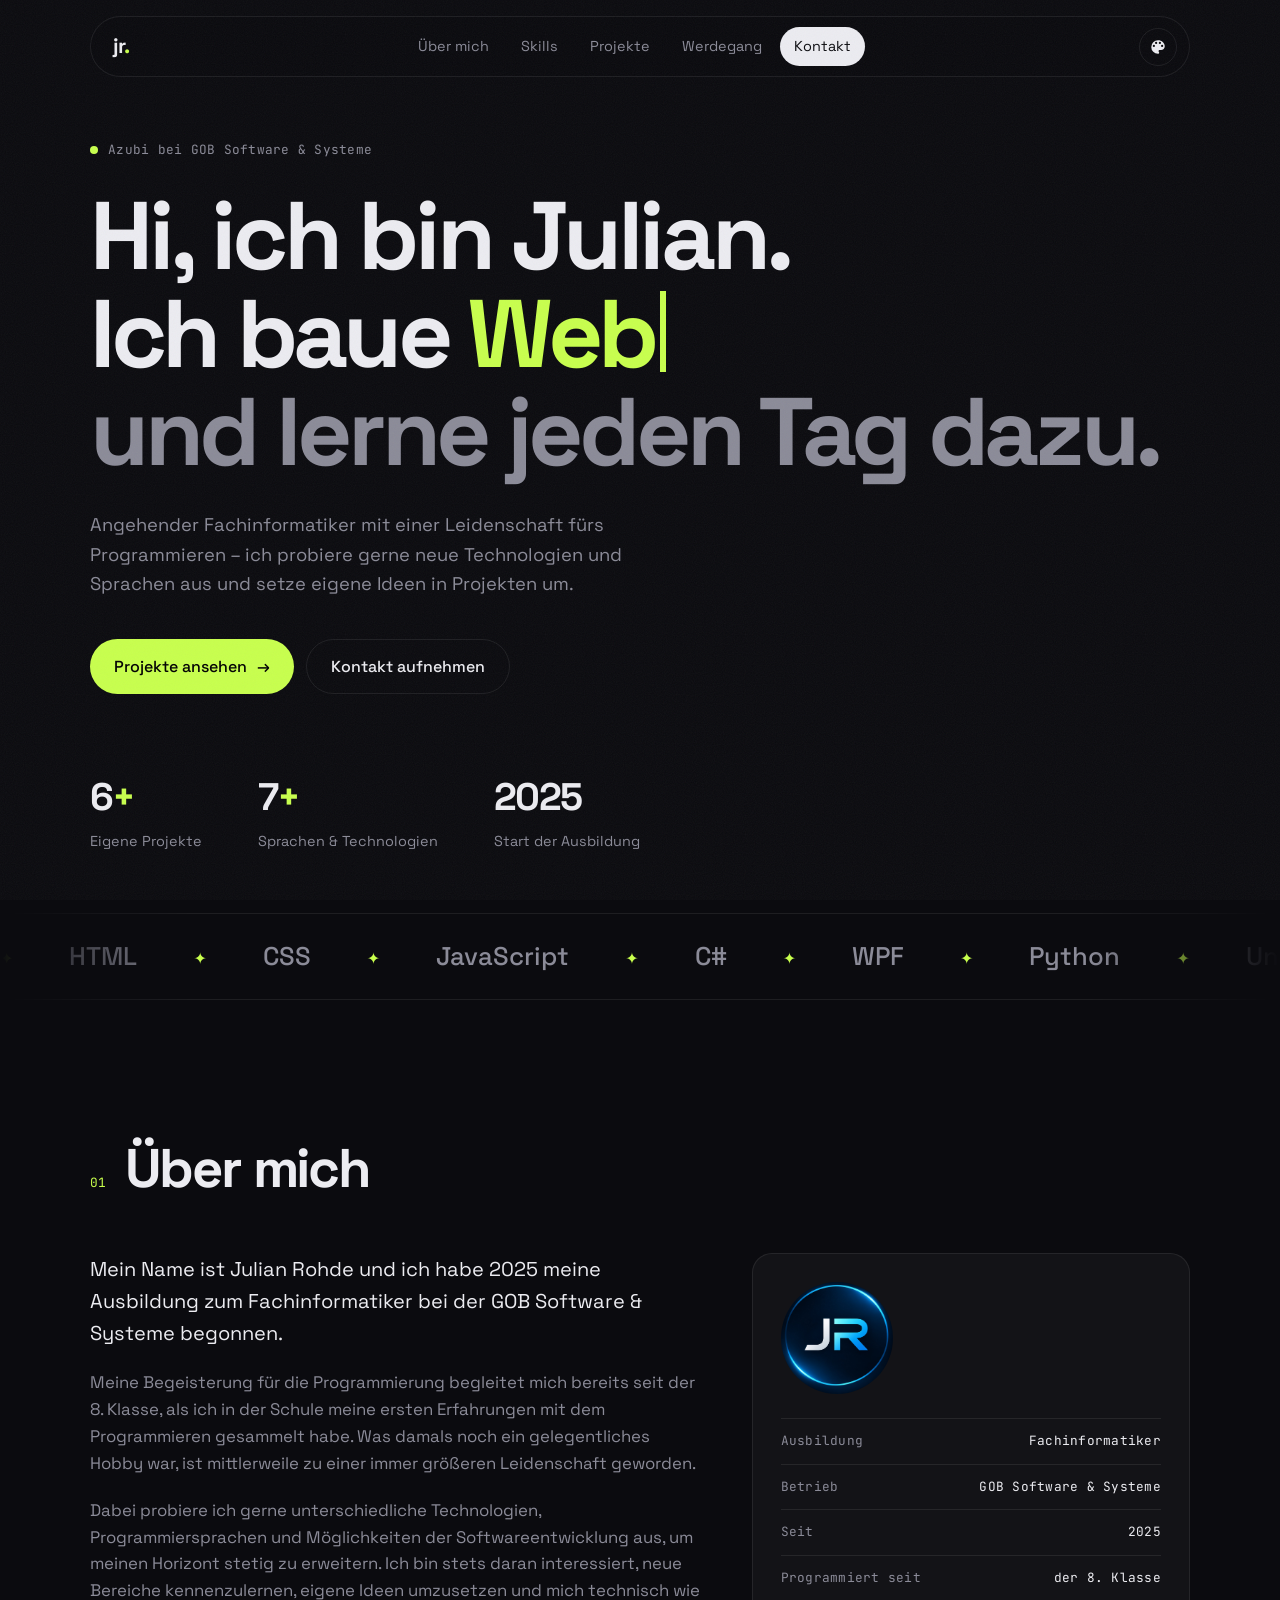
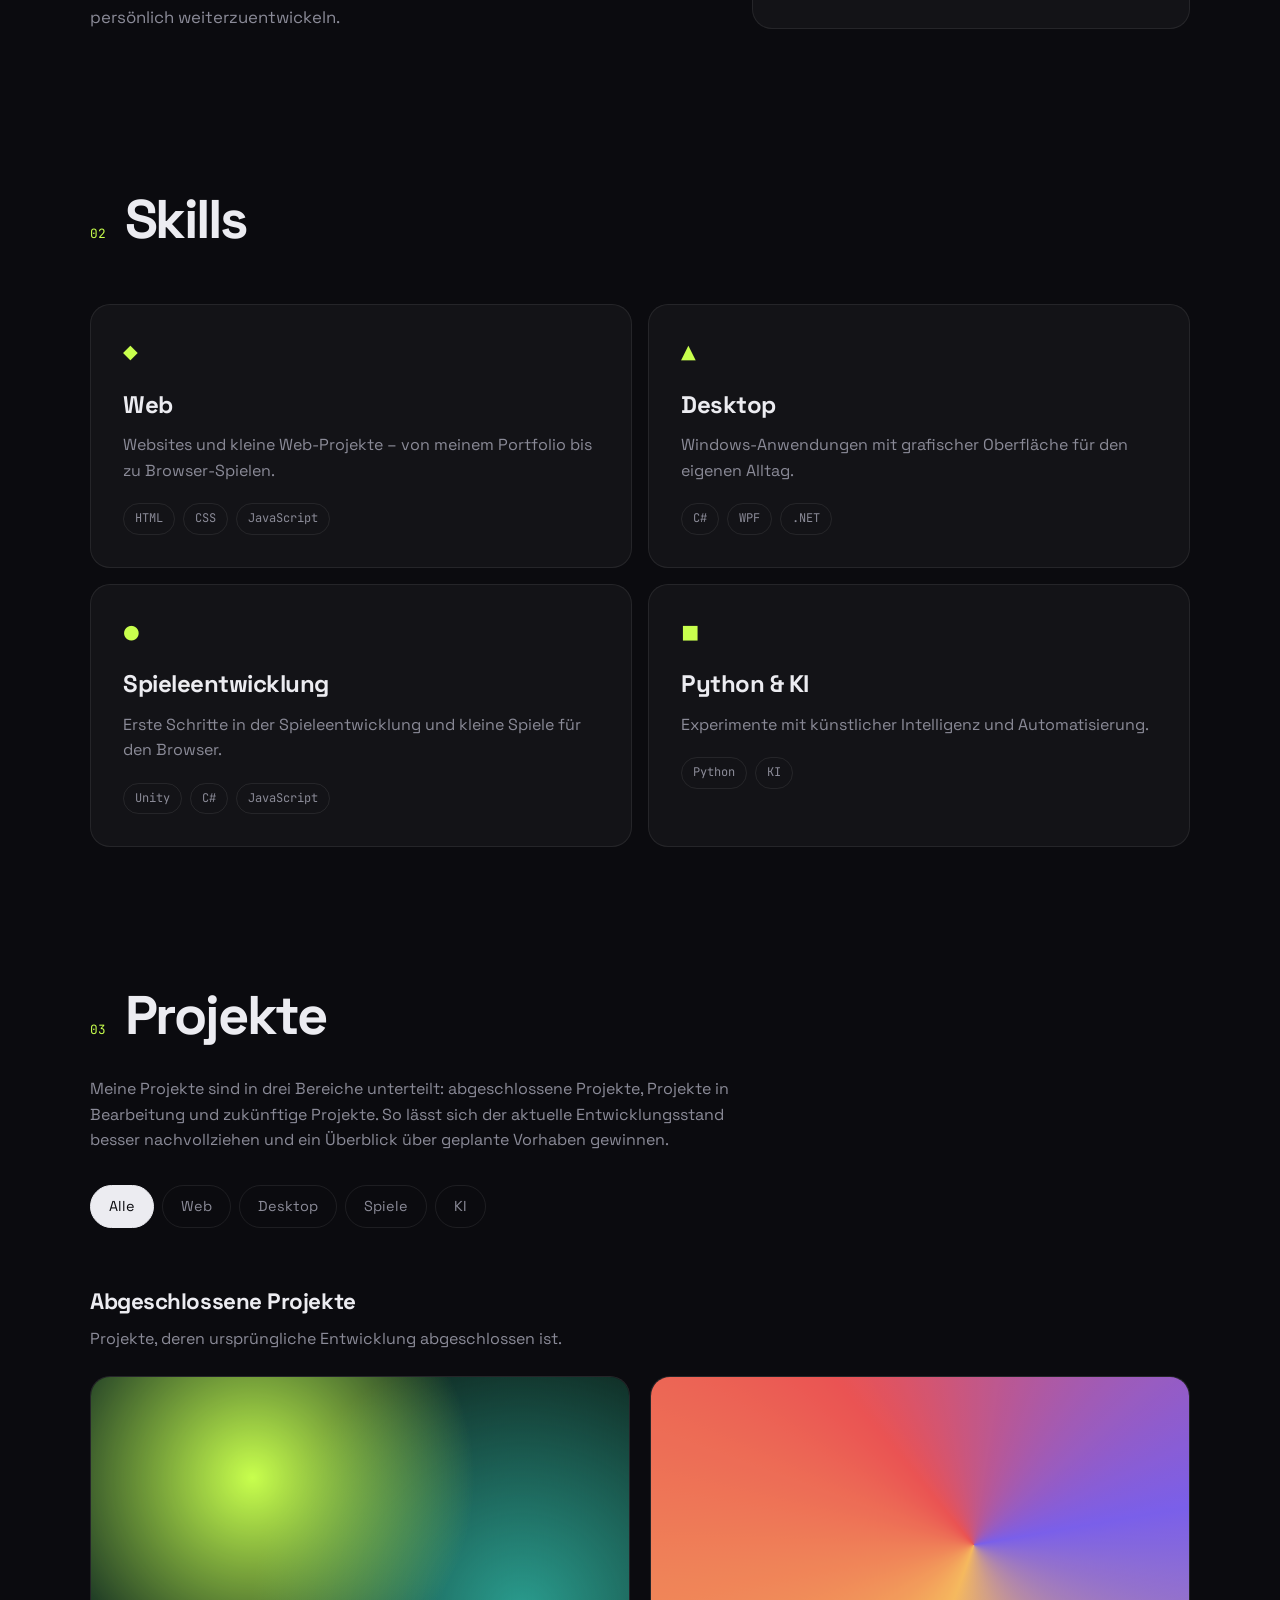
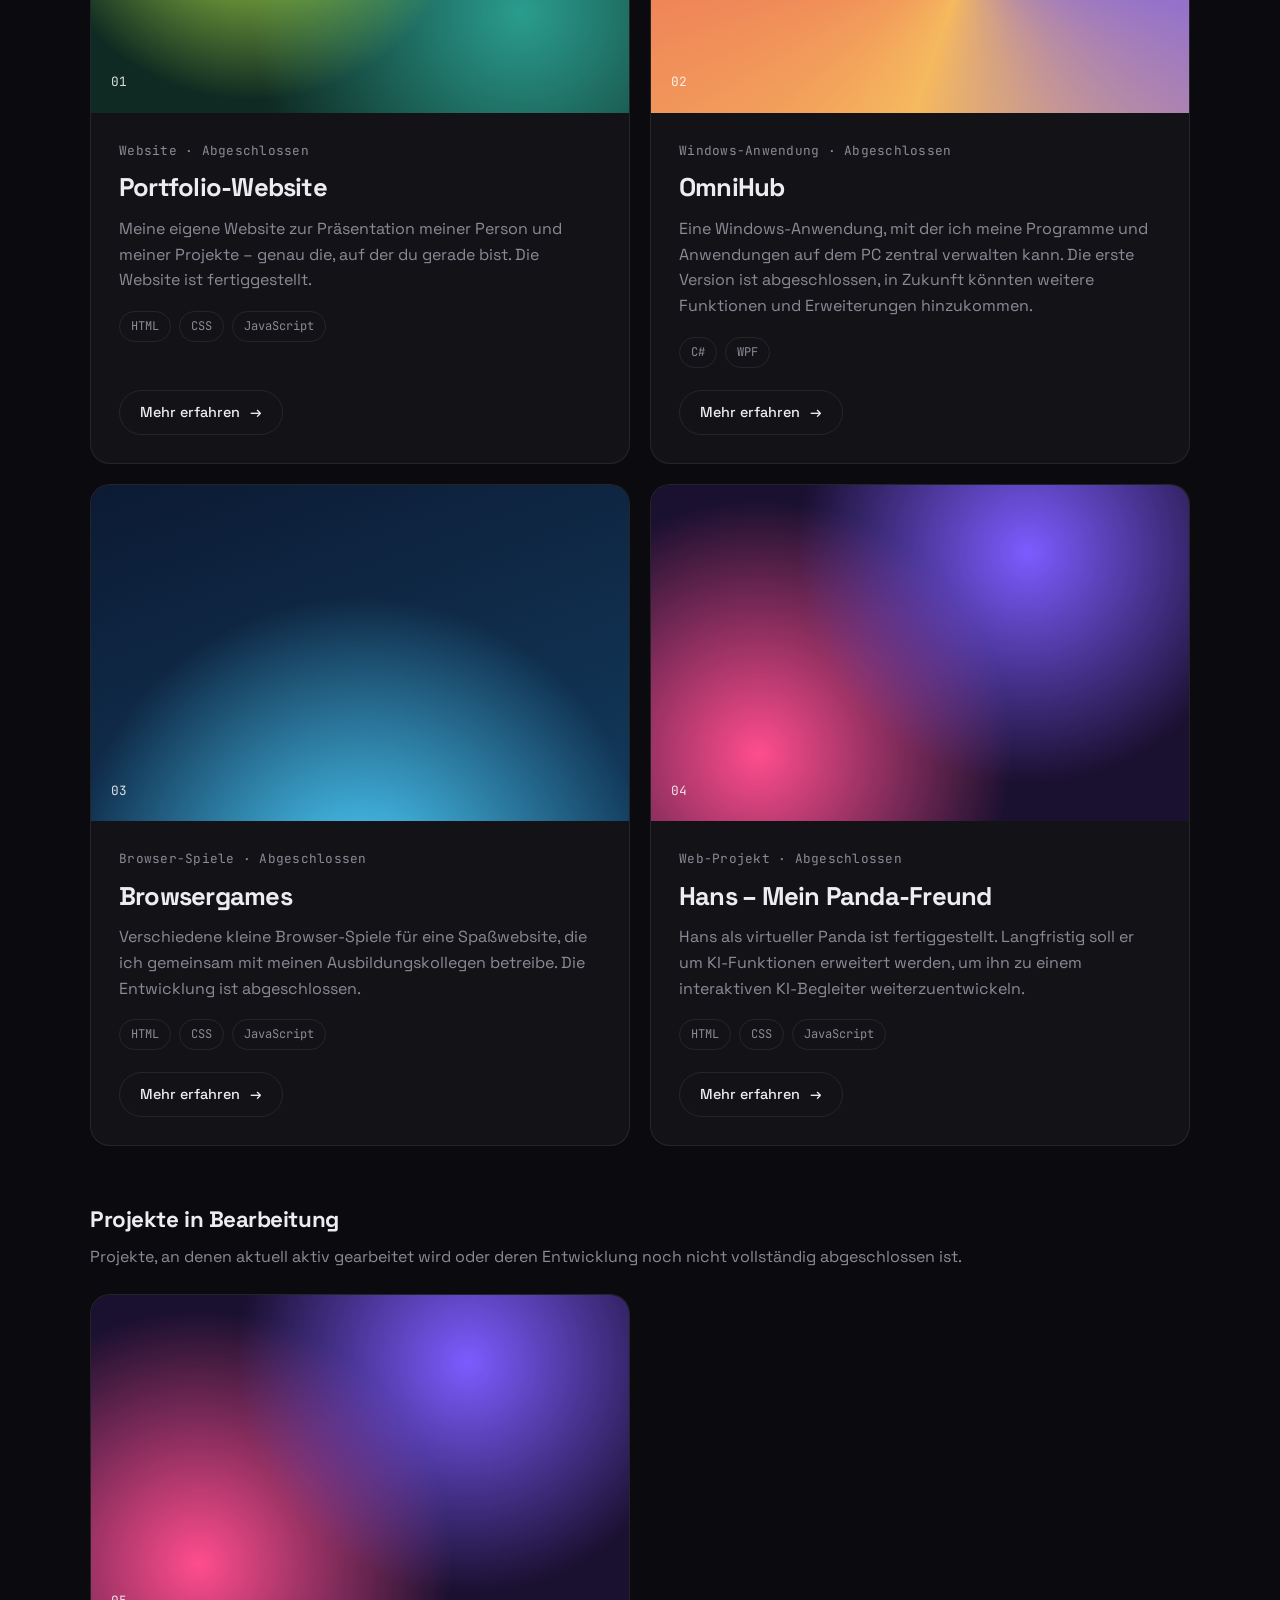
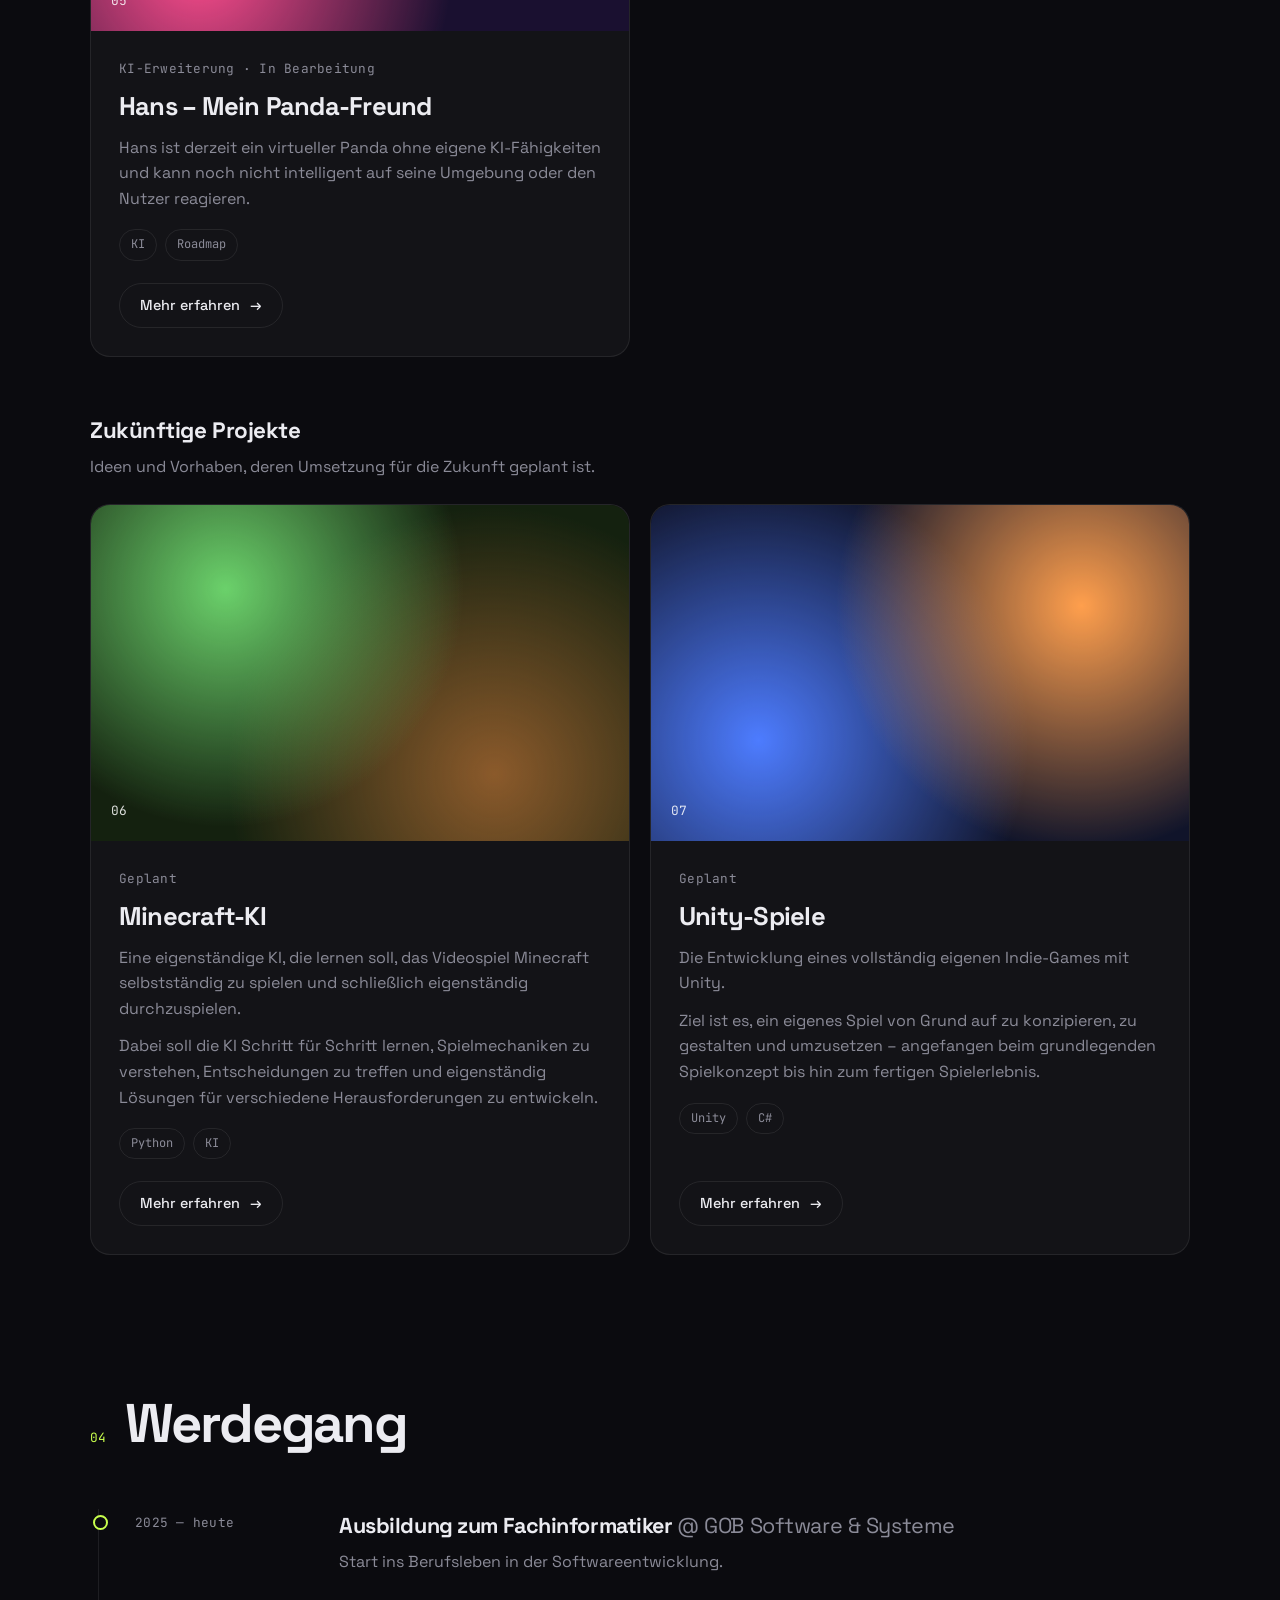
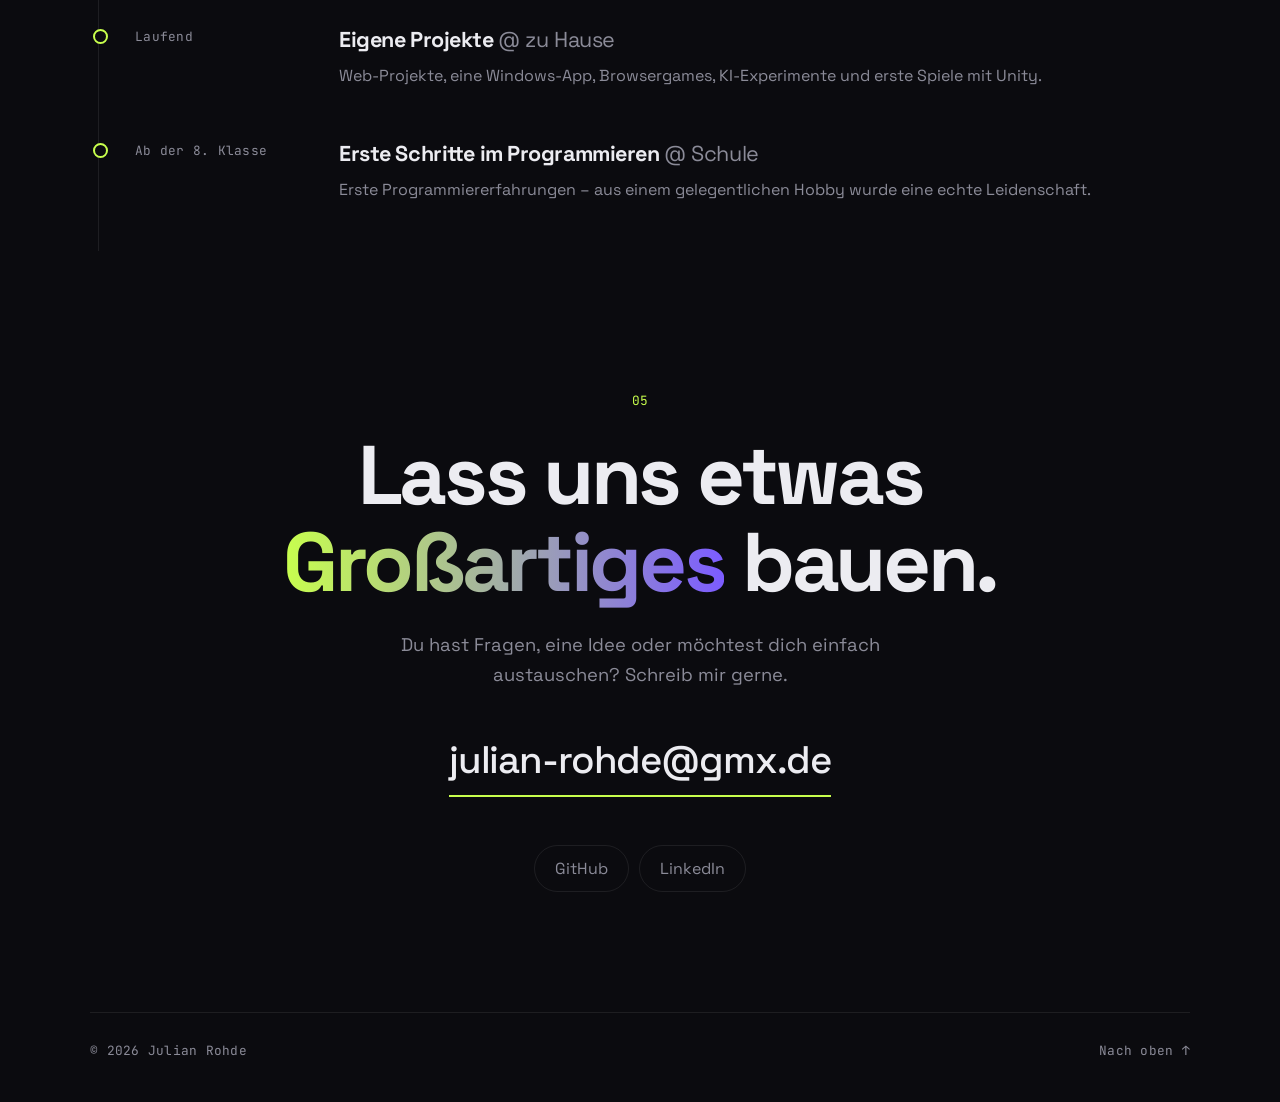
<file: index.html>
<!doctype html>
<html lang="de">
<head>
<meta charset="utf-8">
<meta name="viewport" content="width=device-width, initial-scale=1">
<title>Julian Rohde – Fachinformatiker in Ausbildung</title>
<meta name="description" content="Portfolio von Julian Rohde – angehender Fachinformatiker bei GOB Software & Systeme.">
<link rel="preconnect" href="https://fonts.googleapis.com">
<link rel="preconnect" href="https://fonts.gstatic.com" crossorigin>
<link href="https://fonts.googleapis.com/css2?family=Space+Grotesk:wght@400;500;700&family=JetBrains+Mono:wght@400;500&display=swap" rel="stylesheet">
<link rel="stylesheet" href="style.css">
</head>
<body>
<div class="grain" aria-hidden="true"></div>

<header class="nav">
  <a href="#top" class="logo">jr<span>.</span></a>
  <nav>
    <a href="#about">Über mich</a>
    <a href="#skills">Skills</a>
    <a href="#projects">Projekte</a>
    <a href="#experience">Werdegang</a>
    <a href="#contact" class="nav-cta">Kontakt</a>
  </nav>
  <div class="theme-picker">
    <button class="theme-toggle" aria-label="Design wählen" aria-haspopup="true" aria-expanded="false">
      <svg viewBox="0 0 24 24" width="18" height="18"><path fill="currentColor" d="M12 3a9 9 0 0 0 0 18c.83 0 1.5-.67 1.5-1.5 0-.39-.15-.74-.39-1.01-.23-.26-.38-.61-.38-.99 0-.83.67-1.5 1.5-1.5H16c2.76 0 5-2.24 5-5 0-4.42-4.03-8-9-8zm-5.5 9a1.5 1.5 0 1 1 0-3 1.5 1.5 0 0 1 0 3zm3-4a1.5 1.5 0 1 1 0-3 1.5 1.5 0 0 1 0 3zm5 0a1.5 1.5 0 1 1 0-3 1.5 1.5 0 0 1 0 3zm3 4a1.5 1.5 0 1 1 0-3 1.5 1.5 0 0 1 0 3z"/></svg>
    </button>
    <div class="theme-menu" role="menu" hidden>
      <button role="menuitemradio" data-theme-option="dark"><span class="swatch sw-dark"></span>Dunkel</button>
      <button role="menuitemradio" data-theme-option="light"><span class="swatch sw-light"></span>Hell</button>
      <button role="menuitemradio" data-theme-option="blue"><span class="swatch sw-blue"></span>Blau</button>
    </div>
  </div>
</header>

<main id="top">
  <section class="hero">
    <p class="mono status"><span class="dot"></span> Azubi bei GOB Software &amp; Systeme</p>
    <h1>
      <span class="line">Hi, ich bin Julian.</span>
      <span class="line">Ich baue <em class="typed" data-words="Web-Apps,Windows-Tools,Browsergames,eigene Ideen">Web-Apps</em></span>
      <span class="line muted">und lerne jeden Tag dazu.</span>
    </h1>
    <p class="lead">Angehender Fachinformatiker mit einer Leidenschaft fürs Programmieren – ich probiere gerne neue Technologien und Sprachen aus und setze eigene Ideen in Projekten um.</p>
    <div class="hero-actions">
      <a href="#projects" class="btn btn-primary">Projekte ansehen <span>→</span></a>
      <a href="#contact" class="btn btn-ghost">Kontakt aufnehmen</a>
    </div>
    <div class="hero-stats">
      <div><strong data-count="6">0</strong><span>Eigene Projekte</span></div>
      <div><strong data-count="7">0</strong><span>Sprachen &amp; Technologien</span></div>
      <div><strong class="no-plus" data-count="2025">0</strong><span>Start der Ausbildung</span></div>
    </div>
  </section>

  <div class="marquee" aria-hidden="true">
    <div class="marquee-track">
      <span>HTML</span><span>CSS</span><span>JavaScript</span><span>C#</span><span>WPF</span><span>Python</span><span>Unity</span>
      <span>HTML</span><span>CSS</span><span>JavaScript</span><span>C#</span><span>WPF</span><span>Python</span><span>Unity</span>
    </div>
  </div>

  <section id="about" class="section">
    <div class="section-head reveal">
      <span class="mono idx">01</span>
      <h2>Über mich</h2>
    </div>
    <div class="about-grid">
      <div class="about-text reveal">
        <p>Mein Name ist Julian Rohde und ich habe 2025 meine Ausbildung zum Fachinformatiker bei der GOB Software &amp; Systeme begonnen.</p>
        <p>Meine Begeisterung für die Programmierung begleitet mich bereits seit der 8. Klasse, als ich in der Schule meine ersten Erfahrungen mit dem Programmieren gesammelt habe. Was damals noch ein gelegentliches Hobby war, ist mittlerweile zu einer immer größeren Leidenschaft geworden.</p>
        <p>Dabei probiere ich gerne unterschiedliche Technologien, Programmiersprachen und Möglichkeiten der Softwareentwicklung aus, um meinen Horizont stetig zu erweitern. Ich bin stets daran interessiert, neue Bereiche kennenzulernen, eigene Ideen umzusetzen und mich technisch wie persönlich weiterzuentwickeln.</p>
      </div>
      <div class="about-card reveal">
        <img class="avatar" src="images/profil.jpg" alt="JR-Logo von Julian Rohde" width="112" height="112">
        <ul class="mono">
          <li><span>Ausbildung</span>Fachinformatiker</li>
          <li><span>Betrieb</span>GOB Software &amp; Systeme</li>
          <li><span>Seit</span>2025</li>
          <li><span>Programmiert seit</span>der 8. Klasse</li>
        </ul>
      </div>
    </div>
  </section>

  <section id="skills" class="section">
    <div class="section-head reveal">
      <span class="mono idx">02</span>
      <h2>Skills</h2>
    </div>
    <div class="skills-grid">
      <article class="skill-card reveal">
        <div class="skill-icon">◆</div>
        <h3>Web</h3>
        <p>Websites und kleine Web-Projekte – von meinem Portfolio bis zu Browser-Spielen.</p>
        <ul class="tags"><li>HTML</li><li>CSS</li><li>JavaScript</li></ul>
      </article>
      <article class="skill-card reveal">
        <div class="skill-icon">▲</div>
        <h3>Desktop</h3>
        <p>Windows-Anwendungen mit grafischer Oberfläche für den eigenen Alltag.</p>
        <ul class="tags"><li>C#</li><li>WPF</li><li>.NET</li></ul>
      </article>
      <article class="skill-card reveal">
        <div class="skill-icon">●</div>
        <h3>Spieleentwicklung</h3>
        <p>Erste Schritte in der Spieleentwicklung und kleine Spiele für den Browser.</p>
        <ul class="tags"><li>Unity</li><li>C#</li><li>JavaScript</li></ul>
      </article>
      <article class="skill-card reveal">
        <div class="skill-icon">■</div>
        <h3>Python &amp; KI</h3>
        <p>Experimente mit künstlicher Intelligenz und Automatisierung.</p>
        <ul class="tags"><li>Python</li><li>KI</li></ul>
      </article>
    </div>
  </section>

  <section id="projects" class="section">
    <div class="section-head reveal">
      <span class="mono idx">03</span>
      <h2>Projekte</h2>
    </div>
    <p class="section-note reveal">Meine Projekte sind in drei Bereiche unterteilt: abgeschlossene Projekte, Projekte in Bearbeitung und zukünftige Projekte. So lässt sich der aktuelle Entwicklungsstand besser nachvollziehen und ein Überblick über geplante Vorhaben gewinnen.</p>
    <div class="filters reveal" role="tablist">
      <button class="filter active" data-filter="all">Alle</button>
      <button class="filter" data-filter="web">Web</button>
      <button class="filter" data-filter="desktop">Desktop</button>
      <button class="filter" data-filter="games">Spiele</button>
      <button class="filter" data-filter="ki">KI</button>
    </div>

    <div class="project-group">
      <div class="group-head reveal">
        <h3>Abgeschlossene Projekte</h3>
        <p>Projekte, deren ursprüngliche Entwicklung abgeschlossen ist.</p>
      </div>
      <div class="projects-grid">
        <article class="project reveal" data-cat="web">
          <div class="project-visual v1"><span class="mono">01</span></div>
          <div class="project-body">
            <div class="project-meta mono">Website · Abgeschlossen</div>
            <h3>Portfolio-Website</h3>
            <p>Meine eigene Website zur Präsentation meiner Person und meiner Projekte – genau die, auf der du gerade bist. Die Website ist fertiggestellt.</p>
            <ul class="tags"><li>HTML</li><li>CSS</li><li>JavaScript</li></ul>
            <a href="projekte/portfolio.html" class="btn btn-ghost project-more">Mehr erfahren <span>→</span></a>
          </div>
        </article>
        <article class="project reveal" data-cat="desktop">
          <div class="project-visual v3"><span class="mono">02</span></div>
          <div class="project-body">
            <div class="project-meta mono">Windows-Anwendung · Abgeschlossen</div>
            <h3>OmniHub</h3>
            <p>Eine Windows-Anwendung, mit der ich meine Programme und Anwendungen auf dem PC zentral verwalten kann. Die erste Version ist abgeschlossen, in Zukunft könnten weitere Funktionen und Erweiterungen hinzukommen.</p>
            <ul class="tags"><li>C#</li><li>WPF</li></ul>
            <a href="projekte/omnihub.html" class="btn btn-ghost project-more">Mehr erfahren <span>→</span></a>
          </div>
        </article>
        <article class="project reveal" data-cat="games">
          <div class="project-visual v4"><span class="mono">03</span></div>
          <div class="project-body">
            <div class="project-meta mono">Browser-Spiele · Abgeschlossen</div>
            <h3>Browsergames</h3>
            <p>Verschiedene kleine Browser-Spiele für eine Spaßwebsite, die ich gemeinsam mit meinen Ausbildungskollegen betreibe. Die Entwicklung ist abgeschlossen.</p>
            <ul class="tags"><li>HTML</li><li>CSS</li><li>JavaScript</li></ul>
            <a href="projekte/browsergames.html" class="btn btn-ghost project-more">Mehr erfahren <span>→</span></a>
          </div>
        </article>
        <article class="project reveal" data-cat="web">
          <div class="project-visual v2"><span class="mono">04</span></div>
          <div class="project-body">
            <div class="project-meta mono">Web-Projekt · Abgeschlossen</div>
            <h3>Hans – Mein Panda-Freund</h3>
            <p>Hans als virtueller Panda ist fertiggestellt. Langfristig soll er um KI-Funktionen erweitert werden, um ihn zu einem interaktiven KI-Begleiter weiterzuentwickeln.</p>
            <ul class="tags"><li>HTML</li><li>CSS</li><li>JavaScript</li></ul>
            <a href="projekte/hans.html" class="btn btn-ghost project-more">Mehr erfahren <span>→</span></a>
          </div>
        </article>
      </div>
    </div>

    <div class="project-group">
      <div class="group-head reveal">
        <h3>Projekte in Bearbeitung</h3>
        <p>Projekte, an denen aktuell aktiv gearbeitet wird oder deren Entwicklung noch nicht vollständig abgeschlossen ist.</p>
      </div>
      <div class="projects-grid">
        <article class="project reveal" data-cat="ki">
          <div class="project-visual v2"><span class="mono">05</span></div>
          <div class="project-body">
            <div class="project-meta mono">KI-Erweiterung · In Bearbeitung</div>
            <h3>Hans – Mein Panda-Freund</h3>
            <p>Hans ist derzeit ein virtueller Panda ohne eigene KI-Fähigkeiten und kann noch nicht intelligent auf seine Umgebung oder den Nutzer reagieren.</p>
            <ul class="tags"><li>KI</li><li>Roadmap</li></ul>
            <a href="projekte/hans.html" class="btn btn-ghost project-more">Mehr erfahren <span>→</span></a>
          </div>
        </article>
      </div>
    </div>

    <div class="project-group">
      <div class="group-head reveal">
        <h3>Zukünftige Projekte</h3>
        <p>Ideen und Vorhaben, deren Umsetzung für die Zukunft geplant ist.</p>
      </div>
      <div class="projects-grid">
        <article class="project reveal" data-cat="ki">
          <div class="project-visual v5"><span class="mono">06</span></div>
          <div class="project-body">
            <div class="project-meta mono">Geplant</div>
            <h3>Minecraft-KI</h3>
            <p>Eine eigenständige KI, die lernen soll, das Videospiel Minecraft selbstständig zu spielen und schließlich eigenständig durchzuspielen.</p>
            <p>Dabei soll die KI Schritt für Schritt lernen, Spielmechaniken zu verstehen, Entscheidungen zu treffen und eigenständig Lösungen für verschiedene Herausforderungen zu entwickeln.</p>
            <ul class="tags"><li>Python</li><li>KI</li></ul>
            <a href="projekte/minecraft-ki.html" class="btn btn-ghost project-more">Mehr erfahren <span>→</span></a>
          </div>
        </article>
        <article class="project reveal" data-cat="games">
          <div class="project-visual v6"><span class="mono">07</span></div>
          <div class="project-body">
            <div class="project-meta mono">Geplant</div>
            <h3>Unity-Spiele</h3>
            <p>Die Entwicklung eines vollständig eigenen Indie-Games mit Unity.</p>
            <p>Ziel ist es, ein eigenes Spiel von Grund auf zu konzipieren, zu gestalten und umzusetzen – angefangen beim grundlegenden Spielkonzept bis hin zum fertigen Spielerlebnis.</p>
            <ul class="tags"><li>Unity</li><li>C#</li></ul>
            <a href="projekte/unity-spiele.html" class="btn btn-ghost project-more">Mehr erfahren <span>→</span></a>
          </div>
        </article>
      </div>
    </div>
  </section>

  <section id="experience" class="section">
    <div class="section-head reveal">
      <span class="mono idx">04</span>
      <h2>Werdegang</h2>
    </div>
    <ol class="timeline">
      <li class="reveal">
        <span class="mono when">2025 — heute</span>
        <div>
          <h3>Ausbildung zum Fachinformatiker <span>@ GOB Software &amp; Systeme</span></h3>
          <p>Start ins Berufsleben in der Softwareentwicklung.</p>
        </div>
      </li>
      <li class="reveal">
        <span class="mono when">Laufend</span>
        <div>
          <h3>Eigene Projekte <span>@ zu Hause</span></h3>
          <p>Web-Projekte, eine Windows-App, Browsergames, KI-Experimente und erste Spiele mit Unity.</p>
        </div>
      </li>
      <li class="reveal">
        <span class="mono when">Ab der 8. Klasse</span>
        <div>
          <h3>Erste Schritte im Programmieren <span>@ Schule</span></h3>
          <p>Erste Programmiererfahrungen – aus einem gelegentlichen Hobby wurde eine echte Leidenschaft.</p>
        </div>
      </li>
    </ol>
  </section>

  <section id="contact" class="section contact">
    <div class="reveal">
      <span class="mono idx">05</span>
      <h2 class="contact-title">Lass uns etwas<br><em>Großartiges</em> bauen.</h2>
      <p class="lead">Du hast Fragen, eine Idee oder möchtest dich einfach austauschen? Schreib mir gerne.</p>
      <a href="mailto:julian-rohde@gmx.de" class="mail">julian-rohde@gmx.de</a>
      <div class="socials">
        <a href="#">GitHub</a>
        <a href="#">LinkedIn</a>
      </div>
    </div>
  </section>
</main>

<footer class="footer mono">
  <span>© <span id="year"></span> Julian Rohde</span>
  <a href="#top">Nach oben ↑</a>
</footer>

<script src="script.js"></script>
</body>
</html>
</file>
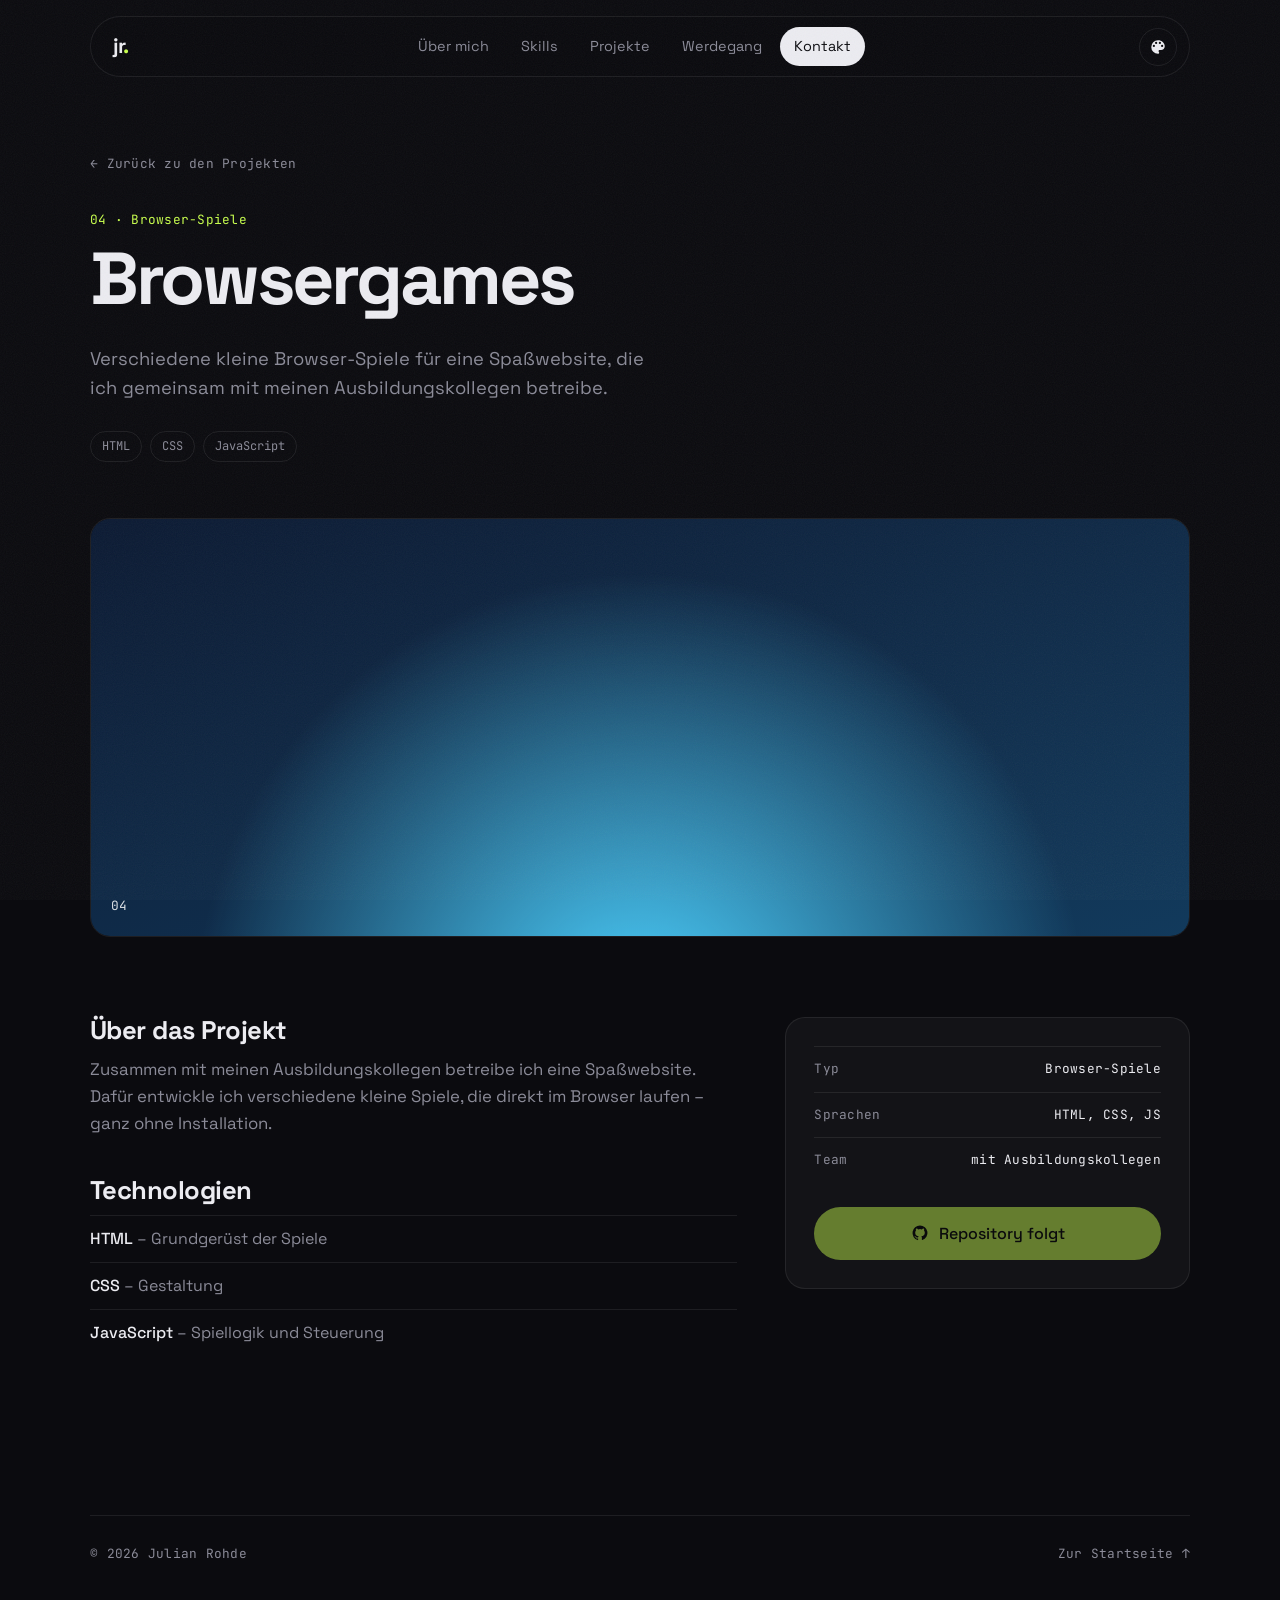
<file: projekte/browsergames.html>
<!doctype html>
<html lang="de">
<head>
<meta charset="utf-8">
<meta name="viewport" content="width=device-width, initial-scale=1">
<title>Browsergames – Julian Rohde</title>
<meta name="description" content="Projekt: Browsergames von Julian Rohde.">
<link rel="preconnect" href="https://fonts.googleapis.com">
<link rel="preconnect" href="https://fonts.gstatic.com" crossorigin>
<link href="https://fonts.googleapis.com/css2?family=Space+Grotesk:wght@400;500;700&family=JetBrains+Mono:wght@400;500&display=swap" rel="stylesheet">
<link rel="stylesheet" href="../style.css">
</head>
<body>
<div class="grain" aria-hidden="true"></div>

<header class="nav">
  <a href="../index.html" class="logo">jr<span>.</span></a>
  <nav>
    <a href="../index.html#about">Über mich</a>
    <a href="../index.html#skills">Skills</a>
    <a href="../index.html#projects">Projekte</a>
    <a href="../index.html#experience">Werdegang</a>
    <a href="../index.html#contact" class="nav-cta">Kontakt</a>
  </nav>
  <div class="theme-picker">
    <button class="theme-toggle" aria-label="Design wählen" aria-haspopup="true" aria-expanded="false">
      <svg viewBox="0 0 24 24" width="18" height="18"><path fill="currentColor" d="M12 3a9 9 0 0 0 0 18c.83 0 1.5-.67 1.5-1.5 0-.39-.15-.74-.39-1.01-.23-.26-.38-.61-.38-.99 0-.83.67-1.5 1.5-1.5H16c2.76 0 5-2.24 5-5 0-4.42-4.03-8-9-8zm-5.5 9a1.5 1.5 0 1 1 0-3 1.5 1.5 0 0 1 0 3zm3-4a1.5 1.5 0 1 1 0-3 1.5 1.5 0 0 1 0 3zm5 0a1.5 1.5 0 1 1 0-3 1.5 1.5 0 0 1 0 3zm3 4a1.5 1.5 0 1 1 0-3 1.5 1.5 0 0 1 0 3z"/></svg>
    </button>
    <div class="theme-menu" role="menu" hidden>
      <button role="menuitemradio" data-theme-option="dark"><span class="swatch sw-dark"></span>Dunkel</button>
      <button role="menuitemradio" data-theme-option="light"><span class="swatch sw-light"></span>Hell</button>
      <button role="menuitemradio" data-theme-option="blue"><span class="swatch sw-blue"></span>Blau</button>
    </div>
  </div>
</header>

<main id="top">
  <section class="detail-hero">
    <a href="../index.html#projects" class="back-link mono">← Zurück zu den Projekten</a>
    <p class="mono idx">04 · Browser-Spiele</p>
    <h1>Browsergames</h1>
    <p class="lead">Verschiedene kleine Browser-Spiele für eine Spaßwebsite, die ich gemeinsam mit meinen Ausbildungskollegen betreibe.</p>
    <ul class="tags"><li>HTML</li><li>CSS</li><li>JavaScript</li></ul>
    <div class="project-visual detail-visual v4"><span class="mono">04</span></div>
  </section>

  <div class="detail-grid">
    <div class="detail-content">
      <h2>Über das Projekt</h2>
      <p>Zusammen mit meinen Ausbildungskollegen betreibe ich eine Spaßwebsite. Dafür entwickle ich verschiedene kleine Spiele, die direkt im Browser laufen – ganz ohne Installation.</p>

      <h2>Technologien</h2>
      <ul class="list">
        <li><strong>HTML</strong> – Grundgerüst der Spiele</li>
        <li><strong>CSS</strong> – Gestaltung</li>
        <li><strong>JavaScript</strong> – Spiellogik und Steuerung</li>
      </ul>
      <!-- Hier kannst du weitere Abschnitte ergänzen, z. B. eine Liste der einzelnen Spiele -->
    </div>

    <aside class="about-card">
      <ul class="mono">
        <li><span>Typ</span>Browser-Spiele</li>
        <li><span>Sprachen</span>HTML, CSS, JS</li>
        <li><span>Team</span>mit Ausbildungskollegen</li>
      </ul>
      <!-- GitHub-Link: trage die Adresse deines Repositorys bei href="" ein, z. B. href="https://github.com/NAME/REPO" -->
      <a href="" data-github class="btn btn-primary" target="_blank" rel="noopener">
        <svg viewBox="0 0 24 24" width="18" height="18" aria-hidden="true"><path fill="currentColor" d="M12 2a10 10 0 0 0-3.16 19.49c.5.09.68-.22.68-.48v-1.7c-2.78.6-3.37-1.34-3.37-1.34-.45-1.16-1.11-1.47-1.11-1.47-.91-.62.07-.6.07-.6 1 .07 1.53 1.03 1.53 1.03.89 1.53 2.34 1.09 2.91.83.09-.65.35-1.09.63-1.34-2.22-.25-4.55-1.11-4.55-4.94 0-1.09.39-1.98 1.03-2.68-.1-.25-.45-1.27.1-2.65 0 0 .84-.27 2.75 1.02a9.56 9.56 0 0 1 5 0c1.91-1.29 2.75-1.02 2.75-1.02.55 1.38.2 2.4.1 2.65.64.7 1.03 1.59 1.03 2.68 0 3.84-2.34 4.68-4.57 4.93.36.31.68.92.68 1.85v2.74c0 .27.18.58.69.48A10 10 0 0 0 12 2z"/></svg>
        <span class="label">Repository öffnen</span>
      </a>
    </aside>
  </div>
</main>

<footer class="footer mono">
  <span>© <span id="year"></span> Julian Rohde</span>
  <a href="../index.html">Zur Startseite ↑</a>
</footer>

<script src="../script.js"></script>
</body>
</html>
</file>
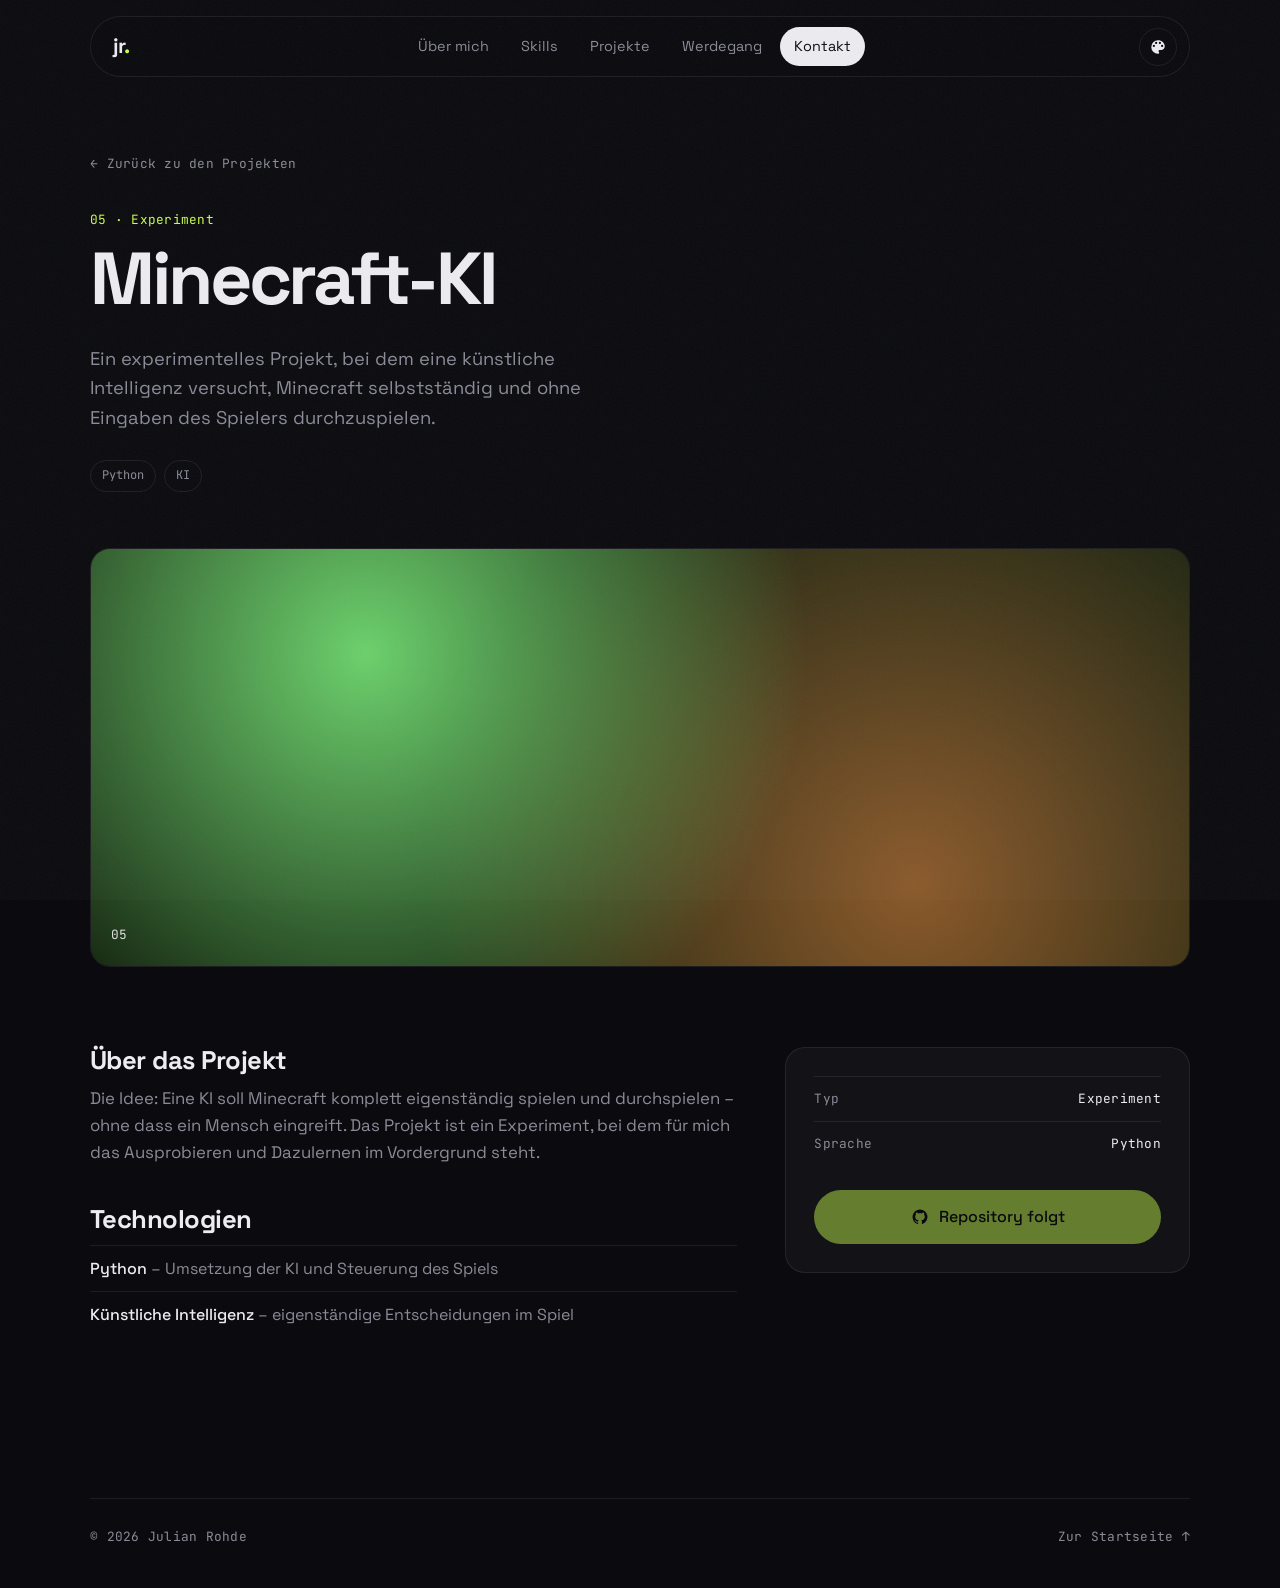
<file: projekte/minecraft-ki.html>
<!doctype html>
<html lang="de">
<head>
<meta charset="utf-8">
<meta name="viewport" content="width=device-width, initial-scale=1">
<title>Minecraft-KI – Julian Rohde</title>
<meta name="description" content="Projekt: Minecraft-KI von Julian Rohde.">
<link rel="preconnect" href="https://fonts.googleapis.com">
<link rel="preconnect" href="https://fonts.gstatic.com" crossorigin>
<link href="https://fonts.googleapis.com/css2?family=Space+Grotesk:wght@400;500;700&family=JetBrains+Mono:wght@400;500&display=swap" rel="stylesheet">
<link rel="stylesheet" href="../style.css">
</head>
<body>
<div class="grain" aria-hidden="true"></div>

<header class="nav">
  <a href="../index.html" class="logo">jr<span>.</span></a>
  <nav>
    <a href="../index.html#about">Über mich</a>
    <a href="../index.html#skills">Skills</a>
    <a href="../index.html#projects">Projekte</a>
    <a href="../index.html#experience">Werdegang</a>
    <a href="../index.html#contact" class="nav-cta">Kontakt</a>
  </nav>
  <div class="theme-picker">
    <button class="theme-toggle" aria-label="Design wählen" aria-haspopup="true" aria-expanded="false">
      <svg viewBox="0 0 24 24" width="18" height="18"><path fill="currentColor" d="M12 3a9 9 0 0 0 0 18c.83 0 1.5-.67 1.5-1.5 0-.39-.15-.74-.39-1.01-.23-.26-.38-.61-.38-.99 0-.83.67-1.5 1.5-1.5H16c2.76 0 5-2.24 5-5 0-4.42-4.03-8-9-8zm-5.5 9a1.5 1.5 0 1 1 0-3 1.5 1.5 0 0 1 0 3zm3-4a1.5 1.5 0 1 1 0-3 1.5 1.5 0 0 1 0 3zm5 0a1.5 1.5 0 1 1 0-3 1.5 1.5 0 0 1 0 3zm3 4a1.5 1.5 0 1 1 0-3 1.5 1.5 0 0 1 0 3z"/></svg>
    </button>
    <div class="theme-menu" role="menu" hidden>
      <button role="menuitemradio" data-theme-option="dark"><span class="swatch sw-dark"></span>Dunkel</button>
      <button role="menuitemradio" data-theme-option="light"><span class="swatch sw-light"></span>Hell</button>
      <button role="menuitemradio" data-theme-option="blue"><span class="swatch sw-blue"></span>Blau</button>
    </div>
  </div>
</header>

<main id="top">
  <section class="detail-hero">
    <a href="../index.html#projects" class="back-link mono">← Zurück zu den Projekten</a>
    <p class="mono idx">05 · Experiment</p>
    <h1>Minecraft-KI</h1>
    <p class="lead">Ein experimentelles Projekt, bei dem eine künstliche Intelligenz versucht, Minecraft selbstständig und ohne Eingaben des Spielers durchzuspielen.</p>
    <ul class="tags"><li>Python</li><li>KI</li></ul>
    <div class="project-visual detail-visual v5"><span class="mono">05</span></div>
  </section>

  <div class="detail-grid">
    <div class="detail-content">
      <h2>Über das Projekt</h2>
      <p>Die Idee: Eine KI soll Minecraft komplett eigenständig spielen und durchspielen – ohne dass ein Mensch eingreift. Das Projekt ist ein Experiment, bei dem für mich das Ausprobieren und Dazulernen im Vordergrund steht.</p>

      <h2>Technologien</h2>
      <ul class="list">
        <li><strong>Python</strong> – Umsetzung der KI und Steuerung des Spiels</li>
        <li><strong>Künstliche Intelligenz</strong> – eigenständige Entscheidungen im Spiel</li>
      </ul>
      <!-- Hier kannst du weitere Abschnitte ergänzen, z. B. <h2>Wie die KI funktioniert</h2><p>…</p> -->
    </div>

    <aside class="about-card">
      <ul class="mono">
        <li><span>Typ</span>Experiment</li>
        <li><span>Sprache</span>Python</li>
      </ul>
      <!-- GitHub-Link: trage die Adresse deines Repositorys bei href="" ein, z. B. href="https://github.com/NAME/REPO" -->
      <a href="" data-github class="btn btn-primary" target="_blank" rel="noopener">
        <svg viewBox="0 0 24 24" width="18" height="18" aria-hidden="true"><path fill="currentColor" d="M12 2a10 10 0 0 0-3.16 19.49c.5.09.68-.22.68-.48v-1.7c-2.78.6-3.37-1.34-3.37-1.34-.45-1.16-1.11-1.47-1.11-1.47-.91-.62.07-.6.07-.6 1 .07 1.53 1.03 1.53 1.03.89 1.53 2.34 1.09 2.91.83.09-.65.35-1.09.63-1.34-2.22-.25-4.55-1.11-4.55-4.94 0-1.09.39-1.98 1.03-2.68-.1-.25-.45-1.27.1-2.65 0 0 .84-.27 2.75 1.02a9.56 9.56 0 0 1 5 0c1.91-1.29 2.75-1.02 2.75-1.02.55 1.38.2 2.4.1 2.65.64.7 1.03 1.59 1.03 2.68 0 3.84-2.34 4.68-4.57 4.93.36.31.68.92.68 1.85v2.74c0 .27.18.58.69.48A10 10 0 0 0 12 2z"/></svg>
        <span class="label">Repository öffnen</span>
      </a>
    </aside>
  </div>
</main>

<footer class="footer mono">
  <span>© <span id="year"></span> Julian Rohde</span>
  <a href="../index.html">Zur Startseite ↑</a>
</footer>

<script src="../script.js"></script>
</body>
</html>
</file>
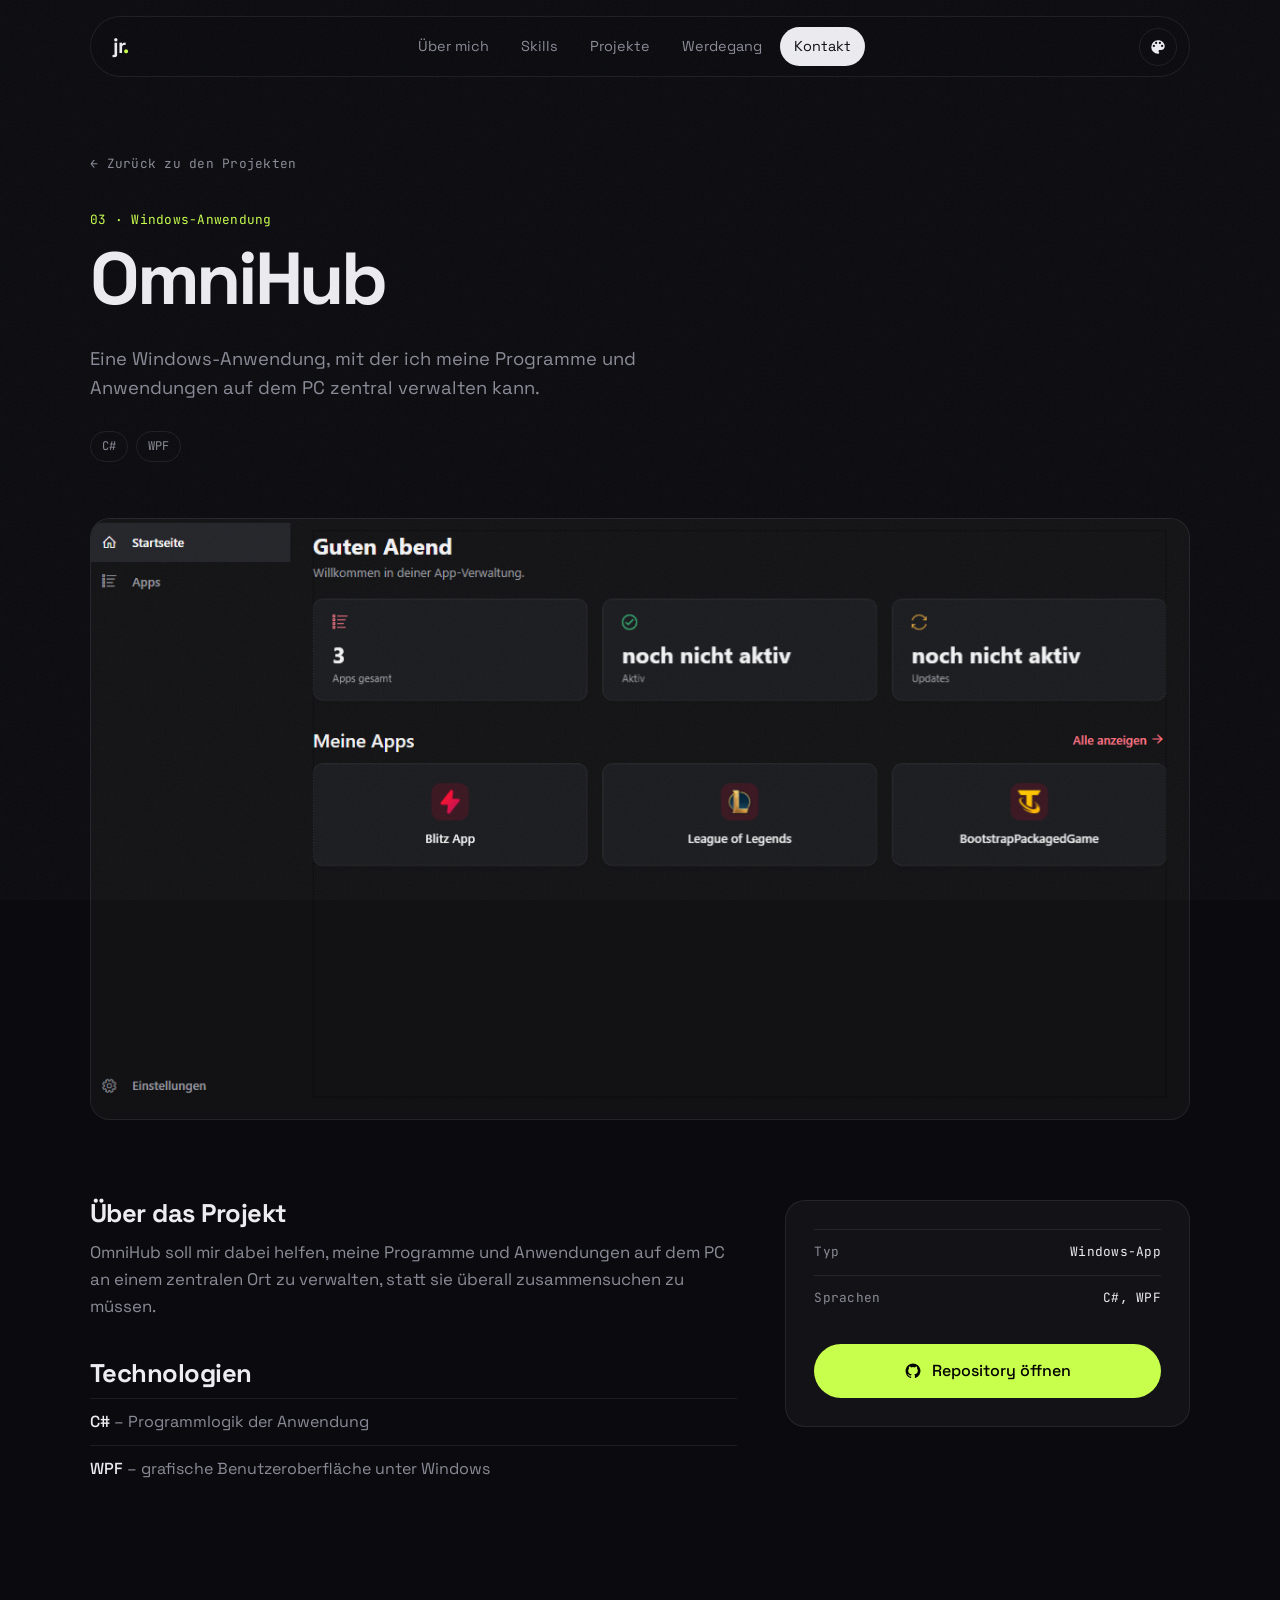
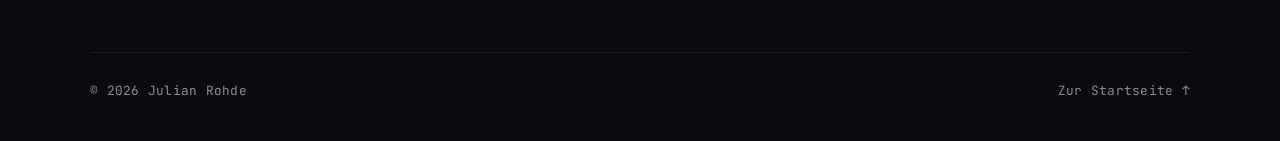
<file: projekte/omnihub.html>
<!doctype html>
<html lang="de">
<head>
<meta charset="utf-8">
<meta name="viewport" content="width=device-width, initial-scale=1">
<title>OmniHub – Julian Rohde</title>
<meta name="description" content="Projekt: OmniHub von Julian Rohde.">
<link rel="preconnect" href="https://fonts.googleapis.com">
<link rel="preconnect" href="https://fonts.gstatic.com" crossorigin>
<link href="https://fonts.googleapis.com/css2?family=Space+Grotesk:wght@400;500;700&family=JetBrains+Mono:wght@400;500&display=swap" rel="stylesheet">
<link rel="stylesheet" href="../style.css">
</head>
<body>
<div class="grain" aria-hidden="true"></div>

<header class="nav">
  <a href="../index.html" class="logo">jr<span>.</span></a>
  <nav>
    <a href="../index.html#about">Über mich</a>
    <a href="../index.html#skills">Skills</a>
    <a href="../index.html#projects">Projekte</a>
    <a href="../index.html#experience">Werdegang</a>
    <a href="../index.html#contact" class="nav-cta">Kontakt</a>
  </nav>
  <div class="theme-picker">
    <button class="theme-toggle" aria-label="Design wählen" aria-haspopup="true" aria-expanded="false">
      <svg viewBox="0 0 24 24" width="18" height="18"><path fill="currentColor" d="M12 3a9 9 0 0 0 0 18c.83 0 1.5-.67 1.5-1.5 0-.39-.15-.74-.39-1.01-.23-.26-.38-.61-.38-.99 0-.83.67-1.5 1.5-1.5H16c2.76 0 5-2.24 5-5 0-4.42-4.03-8-9-8zm-5.5 9a1.5 1.5 0 1 1 0-3 1.5 1.5 0 0 1 0 3zm3-4a1.5 1.5 0 1 1 0-3 1.5 1.5 0 0 1 0 3zm5 0a1.5 1.5 0 1 1 0-3 1.5 1.5 0 0 1 0 3zm3 4a1.5 1.5 0 1 1 0-3 1.5 1.5 0 0 1 0 3z"/></svg>
    </button>
    <div class="theme-menu" role="menu" hidden>
      <button role="menuitemradio" data-theme-option="dark"><span class="swatch sw-dark"></span>Dunkel</button>
      <button role="menuitemradio" data-theme-option="light"><span class="swatch sw-light"></span>Hell</button>
      <button role="menuitemradio" data-theme-option="blue"><span class="swatch sw-blue"></span>Blau</button>
    </div>
  </div>
</header>

<main id="top">
  <section class="detail-hero">
    <a href="../index.html#projects" class="back-link mono">← Zurück zu den Projekten</a>
    <p class="mono idx">03 · Windows-Anwendung</p>
    <h1>OmniHub</h1>
    <p class="lead">Eine Windows-Anwendung, mit der ich meine Programme und Anwendungen auf dem PC zentral verwalten kann.</p>
    <ul class="tags"><li>C#</li><li>WPF</li></ul>
    <figure class="detail-shot">
      <img src="../images/omnihub-startseite.png" alt="OmniHub-Startseite mit Übersicht über die verwalteten Apps" width="1173" height="641">
    </figure>
  </section>

  <div class="detail-grid">
    <div class="detail-content">
      <h2>Über das Projekt</h2>
      <p>OmniHub soll mir dabei helfen, meine Programme und Anwendungen auf dem PC an einem zentralen Ort zu verwalten, statt sie überall zusammensuchen zu müssen.</p>

      <h2>Technologien</h2>
      <ul class="list">
        <li><strong>C#</strong> – Programmlogik der Anwendung</li>
        <li><strong>WPF</strong> – grafische Benutzeroberfläche unter Windows</li>
      </ul>
      <!-- Hier kannst du weitere Abschnitte ergänzen, z. B. <h2>Funktionen</h2><p>…</p> -->
    </div>

    <aside class="about-card">
      <ul class="mono">
        <li><span>Typ</span>Windows-App</li>
        <li><span>Sprachen</span>C#, WPF</li>
      </ul>
      <a href="https://github.com/Ulag16/OmniHub" data-github class="btn btn-primary" target="_blank" rel="noopener">
        <svg viewBox="0 0 24 24" width="18" height="18" aria-hidden="true"><path fill="currentColor" d="M12 2a10 10 0 0 0-3.16 19.49c.5.09.68-.22.68-.48v-1.7c-2.78.6-3.37-1.34-3.37-1.34-.45-1.16-1.11-1.47-1.11-1.47-.91-.62.07-.6.07-.6 1 .07 1.53 1.03 1.53 1.03.89 1.53 2.34 1.09 2.91.83.09-.65.35-1.09.63-1.34-2.22-.25-4.55-1.11-4.55-4.94 0-1.09.39-1.98 1.03-2.68-.1-.25-.45-1.27.1-2.65 0 0 .84-.27 2.75 1.02a9.56 9.56 0 0 1 5 0c1.91-1.29 2.75-1.02 2.75-1.02.55 1.38.2 2.4.1 2.65.64.7 1.03 1.59 1.03 2.68 0 3.84-2.34 4.68-4.57 4.93.36.31.68.92.68 1.85v2.74c0 .27.18.58.69.48A10 10 0 0 0 12 2z"/></svg>
        <span class="label">Repository öffnen</span>
      </a>
    </aside>
  </div>
</main>

<footer class="footer mono">
  <span>© <span id="year"></span> Julian Rohde</span>
  <a href="../index.html">Zur Startseite ↑</a>
</footer>

<script src="../script.js"></script>
</body>
</html>
</file>
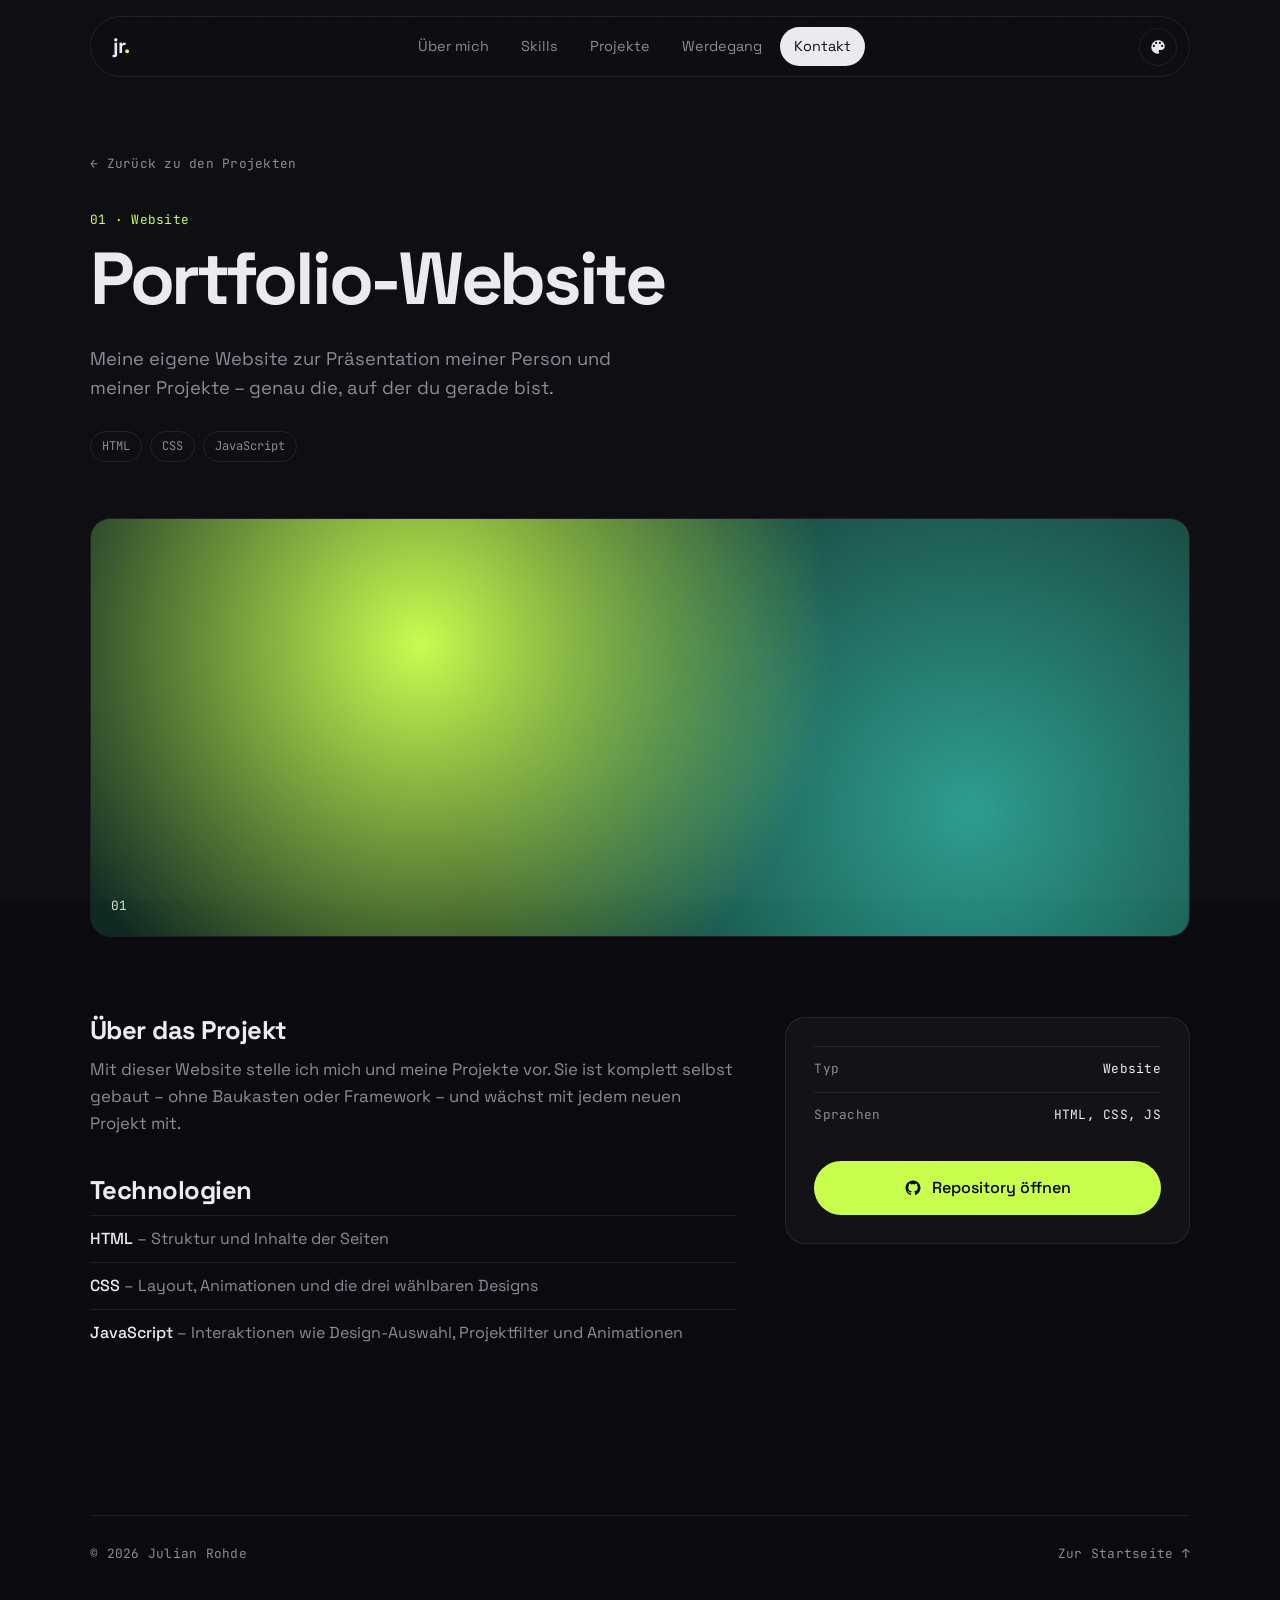
<file: projekte/portfolio.html>
<!doctype html>
<html lang="de">
<head>
<meta charset="utf-8">
<meta name="viewport" content="width=device-width, initial-scale=1">
<title>Portfolio-Website – Julian Rohde</title>
<meta name="description" content="Projekt: Portfolio-Website von Julian Rohde.">
<link rel="preconnect" href="https://fonts.googleapis.com">
<link rel="preconnect" href="https://fonts.gstatic.com" crossorigin>
<link href="https://fonts.googleapis.com/css2?family=Space+Grotesk:wght@400;500;700&family=JetBrains+Mono:wght@400;500&display=swap" rel="stylesheet">
<link rel="stylesheet" href="../style.css">
</head>
<body>
<div class="grain" aria-hidden="true"></div>

<header class="nav">
  <a href="../index.html" class="logo">jr<span>.</span></a>
  <nav>
    <a href="../index.html#about">Über mich</a>
    <a href="../index.html#skills">Skills</a>
    <a href="../index.html#projects">Projekte</a>
    <a href="../index.html#experience">Werdegang</a>
    <a href="../index.html#contact" class="nav-cta">Kontakt</a>
  </nav>
  <div class="theme-picker">
    <button class="theme-toggle" aria-label="Design wählen" aria-haspopup="true" aria-expanded="false">
      <svg viewBox="0 0 24 24" width="18" height="18"><path fill="currentColor" d="M12 3a9 9 0 0 0 0 18c.83 0 1.5-.67 1.5-1.5 0-.39-.15-.74-.39-1.01-.23-.26-.38-.61-.38-.99 0-.83.67-1.5 1.5-1.5H16c2.76 0 5-2.24 5-5 0-4.42-4.03-8-9-8zm-5.5 9a1.5 1.5 0 1 1 0-3 1.5 1.5 0 0 1 0 3zm3-4a1.5 1.5 0 1 1 0-3 1.5 1.5 0 0 1 0 3zm5 0a1.5 1.5 0 1 1 0-3 1.5 1.5 0 0 1 0 3zm3 4a1.5 1.5 0 1 1 0-3 1.5 1.5 0 0 1 0 3z"/></svg>
    </button>
    <div class="theme-menu" role="menu" hidden>
      <button role="menuitemradio" data-theme-option="dark"><span class="swatch sw-dark"></span>Dunkel</button>
      <button role="menuitemradio" data-theme-option="light"><span class="swatch sw-light"></span>Hell</button>
      <button role="menuitemradio" data-theme-option="blue"><span class="swatch sw-blue"></span>Blau</button>
    </div>
  </div>
</header>

<main id="top">
  <section class="detail-hero">
    <a href="../index.html#projects" class="back-link mono">← Zurück zu den Projekten</a>
    <p class="mono idx">01 · Website</p>
    <h1>Portfolio-Website</h1>
    <p class="lead">Meine eigene Website zur Präsentation meiner Person und meiner Projekte – genau die, auf der du gerade bist.</p>
    <ul class="tags"><li>HTML</li><li>CSS</li><li>JavaScript</li></ul>
    <div class="project-visual detail-visual v1"><span class="mono">01</span></div>
  </section>

  <div class="detail-grid">
    <div class="detail-content">
      <h2>Über das Projekt</h2>
      <p>Mit dieser Website stelle ich mich und meine Projekte vor. Sie ist komplett selbst gebaut – ohne Baukasten oder Framework – und wächst mit jedem neuen Projekt mit.</p>

      <h2>Technologien</h2>
      <ul class="list">
        <li><strong>HTML</strong> – Struktur und Inhalte der Seiten</li>
        <li><strong>CSS</strong> – Layout, Animationen und die drei wählbaren Designs</li>
        <li><strong>JavaScript</strong> – Interaktionen wie Design-Auswahl, Projektfilter und Animationen</li>
      </ul>
      <!-- Hier kannst du weitere Abschnitte ergänzen, z. B. <h2>Was ich gelernt habe</h2><p>…</p> -->
    </div>

    <aside class="about-card">
      <ul class="mono">
        <li><span>Typ</span>Website</li>
        <li><span>Sprachen</span>HTML, CSS, JS</li>
      </ul>
      <a href="https://github.com/Ulag16/Portfolio-Website" data-github class="btn btn-primary" target="_blank" rel="noopener">
        <svg viewBox="0 0 24 24" width="18" height="18" aria-hidden="true"><path fill="currentColor" d="M12 2a10 10 0 0 0-3.16 19.49c.5.09.68-.22.68-.48v-1.7c-2.78.6-3.37-1.34-3.37-1.34-.45-1.16-1.11-1.47-1.11-1.47-.91-.62.07-.6.07-.6 1 .07 1.53 1.03 1.53 1.03.89 1.53 2.34 1.09 2.91.83.09-.65.35-1.09.63-1.34-2.22-.25-4.55-1.11-4.55-4.94 0-1.09.39-1.98 1.03-2.68-.1-.25-.45-1.27.1-2.65 0 0 .84-.27 2.75 1.02a9.56 9.56 0 0 1 5 0c1.91-1.29 2.75-1.02 2.75-1.02.55 1.38.2 2.4.1 2.65.64.7 1.03 1.59 1.03 2.68 0 3.84-2.34 4.68-4.57 4.93.36.31.68.92.68 1.85v2.74c0 .27.18.58.69.48A10 10 0 0 0 12 2z"/></svg>
        <span class="label">Repository öffnen</span>
      </a>
    </aside>
  </div>
</main>

<footer class="footer mono">
  <span>© <span id="year"></span> Julian Rohde</span>
  <a href="../index.html">Zur Startseite ↑</a>
</footer>

<script src="../script.js"></script>
</body>
</html>
</file>
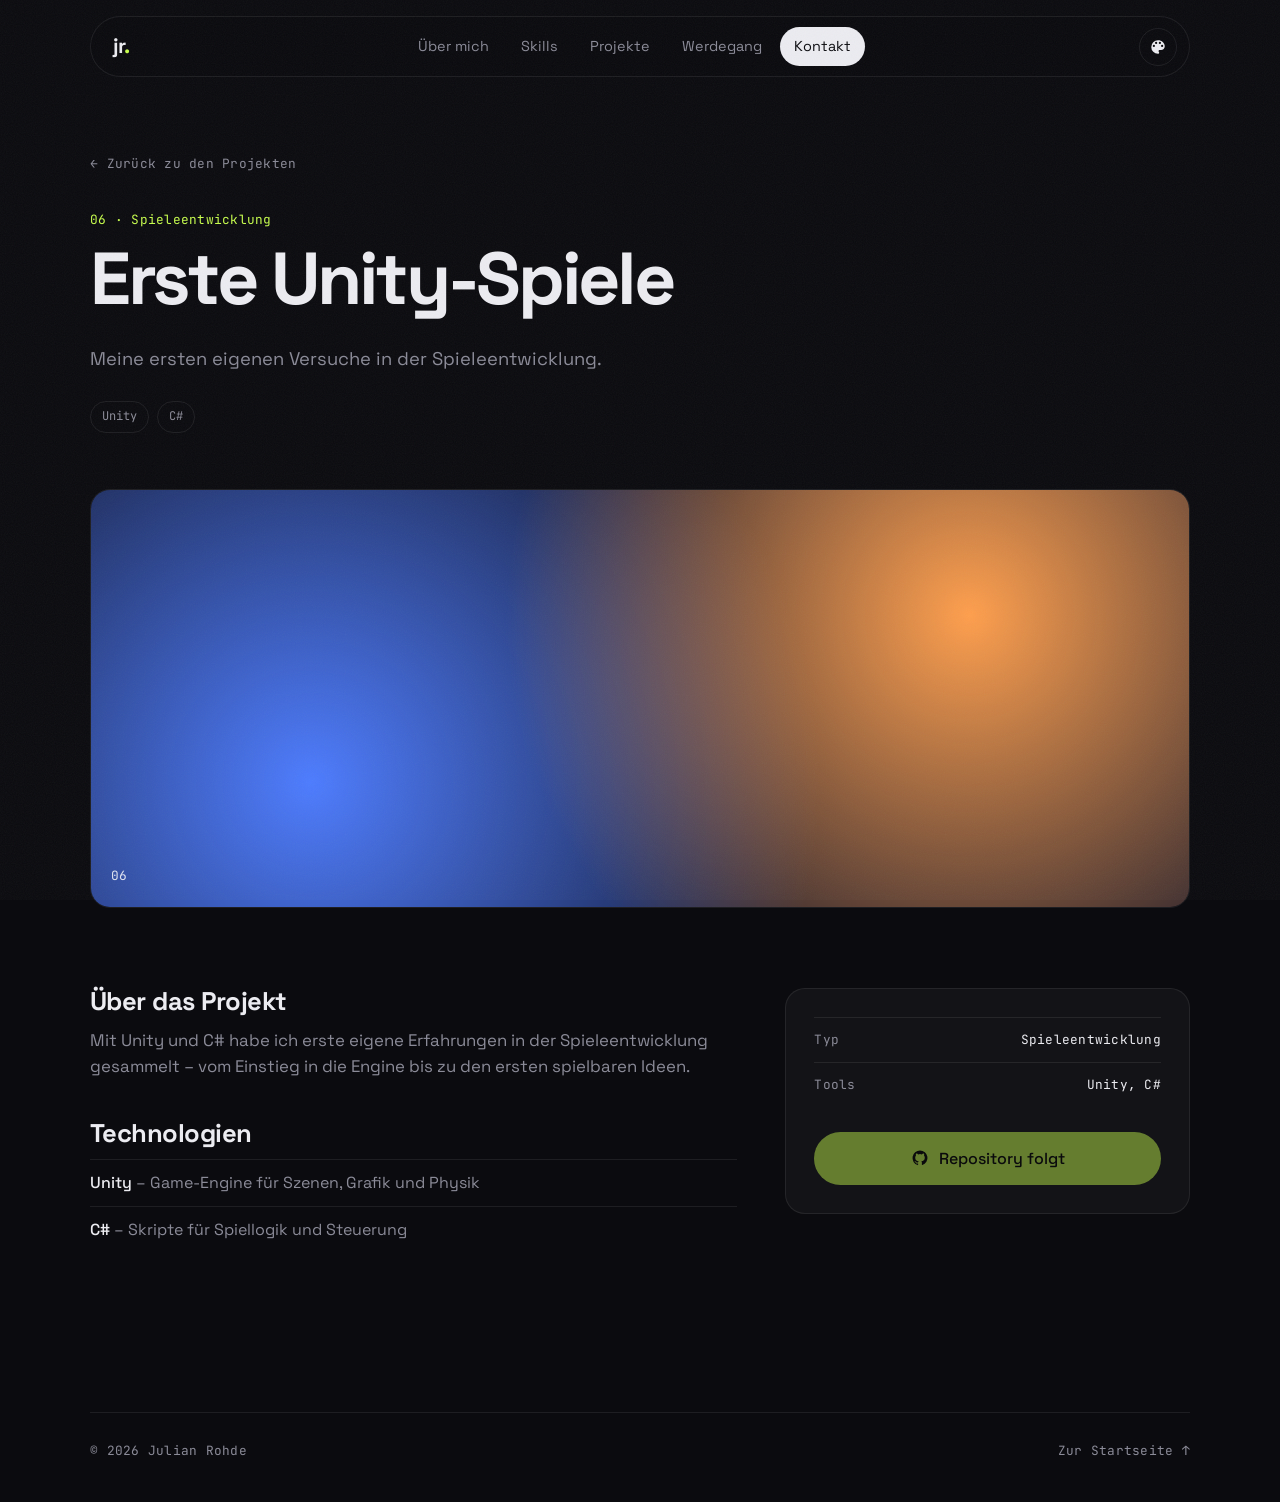
<file: projekte/unity-spiele.html>
<!doctype html>
<html lang="de">
<head>
<meta charset="utf-8">
<meta name="viewport" content="width=device-width, initial-scale=1">
<title>Erste Unity-Spiele – Julian Rohde</title>
<meta name="description" content="Projekt: Erste Unity-Spiele von Julian Rohde.">
<link rel="preconnect" href="https://fonts.googleapis.com">
<link rel="preconnect" href="https://fonts.gstatic.com" crossorigin>
<link href="https://fonts.googleapis.com/css2?family=Space+Grotesk:wght@400;500;700&family=JetBrains+Mono:wght@400;500&display=swap" rel="stylesheet">
<link rel="stylesheet" href="../style.css">
</head>
<body>
<div class="grain" aria-hidden="true"></div>

<header class="nav">
  <a href="../index.html" class="logo">jr<span>.</span></a>
  <nav>
    <a href="../index.html#about">Über mich</a>
    <a href="../index.html#skills">Skills</a>
    <a href="../index.html#projects">Projekte</a>
    <a href="../index.html#experience">Werdegang</a>
    <a href="../index.html#contact" class="nav-cta">Kontakt</a>
  </nav>
  <div class="theme-picker">
    <button class="theme-toggle" aria-label="Design wählen" aria-haspopup="true" aria-expanded="false">
      <svg viewBox="0 0 24 24" width="18" height="18"><path fill="currentColor" d="M12 3a9 9 0 0 0 0 18c.83 0 1.5-.67 1.5-1.5 0-.39-.15-.74-.39-1.01-.23-.26-.38-.61-.38-.99 0-.83.67-1.5 1.5-1.5H16c2.76 0 5-2.24 5-5 0-4.42-4.03-8-9-8zm-5.5 9a1.5 1.5 0 1 1 0-3 1.5 1.5 0 0 1 0 3zm3-4a1.5 1.5 0 1 1 0-3 1.5 1.5 0 0 1 0 3zm5 0a1.5 1.5 0 1 1 0-3 1.5 1.5 0 0 1 0 3zm3 4a1.5 1.5 0 1 1 0-3 1.5 1.5 0 0 1 0 3z"/></svg>
    </button>
    <div class="theme-menu" role="menu" hidden>
      <button role="menuitemradio" data-theme-option="dark"><span class="swatch sw-dark"></span>Dunkel</button>
      <button role="menuitemradio" data-theme-option="light"><span class="swatch sw-light"></span>Hell</button>
      <button role="menuitemradio" data-theme-option="blue"><span class="swatch sw-blue"></span>Blau</button>
    </div>
  </div>
</header>

<main id="top">
  <section class="detail-hero">
    <a href="../index.html#projects" class="back-link mono">← Zurück zu den Projekten</a>
    <p class="mono idx">06 · Spieleentwicklung</p>
    <h1>Erste Unity-Spiele</h1>
    <p class="lead">Meine ersten eigenen Versuche in der Spieleentwicklung.</p>
    <ul class="tags"><li>Unity</li><li>C#</li></ul>
    <div class="project-visual detail-visual v6"><span class="mono">06</span></div>
  </section>

  <div class="detail-grid">
    <div class="detail-content">
      <h2>Über das Projekt</h2>
      <p>Mit Unity und C# habe ich erste eigene Erfahrungen in der Spieleentwicklung gesammelt – vom Einstieg in die Engine bis zu den ersten spielbaren Ideen.</p>

      <h2>Technologien</h2>
      <ul class="list">
        <li><strong>Unity</strong> – Game-Engine für Szenen, Grafik und Physik</li>
        <li><strong>C#</strong> – Skripte für Spiellogik und Steuerung</li>
      </ul>
      <!-- Hier kannst du weitere Abschnitte ergänzen, z. B. Screenshots oder eine Liste der Spiele -->
    </div>

    <aside class="about-card">
      <ul class="mono">
        <li><span>Typ</span>Spieleentwicklung</li>
        <li><span>Tools</span>Unity, C#</li>
      </ul>
      <!-- GitHub-Link: trage die Adresse deines Repositorys bei href="" ein, z. B. href="https://github.com/NAME/REPO" -->
      <a href="" data-github class="btn btn-primary" target="_blank" rel="noopener">
        <svg viewBox="0 0 24 24" width="18" height="18" aria-hidden="true"><path fill="currentColor" d="M12 2a10 10 0 0 0-3.16 19.49c.5.09.68-.22.68-.48v-1.7c-2.78.6-3.37-1.34-3.37-1.34-.45-1.16-1.11-1.47-1.11-1.47-.91-.62.07-.6.07-.6 1 .07 1.53 1.03 1.53 1.03.89 1.53 2.34 1.09 2.91.83.09-.65.35-1.09.63-1.34-2.22-.25-4.55-1.11-4.55-4.94 0-1.09.39-1.98 1.03-2.68-.1-.25-.45-1.27.1-2.65 0 0 .84-.27 2.75 1.02a9.56 9.56 0 0 1 5 0c1.91-1.29 2.75-1.02 2.75-1.02.55 1.38.2 2.4.1 2.65.64.7 1.03 1.59 1.03 2.68 0 3.84-2.34 4.68-4.57 4.93.36.31.68.92.68 1.85v2.74c0 .27.18.58.69.48A10 10 0 0 0 12 2z"/></svg>
        <span class="label">Repository öffnen</span>
      </a>
    </aside>
  </div>
</main>

<footer class="footer mono">
  <span>© <span id="year"></span> Julian Rohde</span>
  <a href="../index.html">Zur Startseite ↑</a>
</footer>

<script src="../script.js"></script>
</body>
</html>
</file>
<file: style.css>
:root {
  --bg: #0b0b0f;
  --bg-2: #13131a;
  --card: rgba(255, 255, 255, 0.035);
  --border: rgba(255, 255, 255, 0.08);
  --text: #ececf1;
  --muted: #8b8b98;
  --accent: #c8ff4d;
  --accent-2: #7c5cff;
  --radius: 20px;
  --font: "Space Grotesk", system-ui, sans-serif;
  --mono: "JetBrains Mono", ui-monospace, monospace;
}

[data-theme="light"] {
  --bg: #f6f5f1;
  --bg-2: #ecebe5;
  --card: rgba(0, 0, 0, 0.03);
  --border: rgba(0, 0, 0, 0.09);
  --text: #121216;
  --muted: #62626e;
  --accent: #4b6b00;
  --accent-2: #5a3dff;
}

[data-theme="blue"] {
  --bg: #030b1a;
  --bg-2: #08162e;
  --card: rgba(56, 189, 248, 0.045);
  --border: rgba(56, 189, 248, 0.16);
  --text: #e8f4ff;
  --muted: #8ea6c2;
  --accent: #22d3ff;
  --accent-2: #0a7cff;
}
[data-theme="blue"] body {
  background:
    radial-gradient(900px circle at 85% -10%, rgba(10, 124, 255, 0.18), transparent 60%),
    radial-gradient(700px circle at 0% 60%, rgba(34, 211, 255, 0.08), transparent 60%),
    var(--bg);
  background-attachment: fixed;
}
[data-theme="blue"] .avatar { box-shadow: 0 0 0 2px var(--accent), 0 0 28px rgba(34, 211, 255, 0.45); }

* { box-sizing: border-box; margin: 0; padding: 0; }

html { scroll-behavior: smooth; }

body {
  background: var(--bg);
  color: var(--text);
  font-family: var(--font);
  line-height: 1.6;
  overflow-x: clip;
  transition: background .4s, color .4s;
}

a { color: inherit; text-decoration: none; }
ul, ol { list-style: none; }
.mono { font-family: var(--mono); font-size: .8rem; letter-spacing: .02em; }
::selection { background: var(--accent); color: #000; }

.grain {
  position: fixed; inset: 0;
  pointer-events: none;
  z-index: 100;
  opacity: .05;
  background-image: url("data:image/svg+xml,%3Csvg xmlns='http://www.w3.org/2000/svg' width='200' height='200'%3E%3Cfilter id='n'%3E%3CfeTurbulence type='fractalNoise' baseFrequency='.9' numOctaves='3'/%3E%3C/filter%3E%3Crect width='100%25' height='100%25' filter='url(%23n)'/%3E%3C/svg%3E");
}

.nav {
  position: fixed; top: 16px; left: 50%;
  transform: translateX(-50%);
  width: min(1100px, calc(100% - 32px));
  display: flex; align-items: center; justify-content: space-between; gap: 16px;
  padding: 10px 12px 10px 22px;
  border: 1px solid var(--border);
  border-radius: 999px;
  background: color-mix(in srgb, var(--bg) 70%, transparent);
  backdrop-filter: blur(14px);
  z-index: 50;
}
.logo { font-weight: 700; font-size: 1.3rem; letter-spacing: -.03em; }
.logo span { color: var(--accent); }
.nav nav { display: flex; gap: 4px; align-items: center; }
.nav nav a {
  padding: 8px 14px; border-radius: 999px;
  font-size: .9rem; color: var(--muted);
  transition: color .2s, background .2s;
}
.nav nav a:hover { color: var(--text); background: var(--card); }
.nav nav .nav-cta { background: var(--text); color: var(--bg); }
.nav nav .nav-cta:hover { background: var(--accent); color: #000; }
.theme-toggle {
  width: 38px; height: 38px; border-radius: 50%;
  border: 1px solid var(--border); background: transparent; color: var(--text);
  cursor: pointer; display: grid; place-items: center;
  transition: transform .3s;
}
.theme-toggle:hover { transform: rotate(-20deg); }
.theme-picker { position: relative; }
.theme-menu {
  position: absolute; right: 0; top: calc(100% + 12px);
  min-width: 170px; padding: 6px;
  border: 1px solid var(--border); border-radius: 16px;
  background: var(--bg-2);
  box-shadow: 0 12px 40px rgba(0, 0, 0, 0.35);
  display: flex; flex-direction: column; gap: 2px;
}
.theme-menu[hidden] { display: none; }
.theme-menu button {
  display: flex; align-items: center; gap: 10px;
  padding: 9px 12px; border: 0; border-radius: 10px;
  background: transparent; color: var(--muted);
  font: inherit; font-size: .9rem; text-align: left; cursor: pointer;
  transition: background .2s, color .2s;
}
.theme-menu button:hover { background: var(--card); color: var(--text); }
.theme-menu button[aria-checked="true"] { color: var(--text); }
.theme-menu button[aria-checked="true"]::after { content: "✓"; margin-left: auto; color: var(--accent); }
.swatch { width: 18px; height: 18px; border-radius: 50%; border: 1px solid var(--border); flex-shrink: 0; }
.sw-dark { background: linear-gradient(135deg, #0b0b0f 50%, #c8ff4d 50%); }
.sw-light { background: linear-gradient(135deg, #f6f5f1 50%, #4b6b00 50%); }
.sw-blue { background: linear-gradient(135deg, #030b1a 50%, #22d3ff 50%); }

main, .footer { position: relative; z-index: 1; width: min(1100px, calc(100% - 32px)); margin: 0 auto; }

.hero { min-height: 100vh; display: flex; flex-direction: column; justify-content: center; padding: 140px 0 60px; }
.status { display: inline-flex; align-items: center; gap: 10px; color: var(--muted); margin-bottom: 28px; }
.dot { width: 8px; height: 8px; border-radius: 50%; background: var(--accent); box-shadow: 0 0 0 0 var(--accent); animation: pulse 2s infinite; }
@keyframes pulse { 70% { box-shadow: 0 0 0 10px transparent; } 100% { box-shadow: 0 0 0 0 transparent; } }

h1 { font-size: clamp(2.6rem, 7.5vw, 6rem); line-height: 1.02; letter-spacing: -.045em; font-weight: 700; }
h1 .line { display: block; opacity: 0; transform: translateY(30px); animation: rise .9s cubic-bezier(.2,.7,.2,1) forwards; }
h1 .line:nth-child(2) { animation-delay: .12s; }
h1 .line:nth-child(3) { animation-delay: .24s; }
h1 .muted { color: var(--muted); }
h1 em { font-style: normal; color: var(--accent); position: relative; }
h1 em::after { content: ""; display: inline-block; width: .06em; height: .85em; background: var(--accent); margin-left: .05em; vertical-align: -.05em; animation: blink 1s steps(1) infinite; }
@keyframes blink { 50% { opacity: 0; } }
@keyframes rise { to { opacity: 1; transform: none; } }

.lead { max-width: 560px; color: var(--muted); font-size: 1.15rem; margin-top: 28px; }

.hero-actions { display: flex; gap: 12px; margin-top: 40px; flex-wrap: wrap; }
.btn { display: inline-flex; align-items: center; gap: 10px; padding: 14px 24px; border-radius: 999px; font-weight: 500; transition: transform .2s, background .2s, border-color .2s; }
.btn-primary { background: var(--accent); color: #000; }
[data-theme="light"] .btn-primary { color: #fff; }
.btn-primary span { transition: transform .2s; }
.btn-primary:hover span { transform: translateX(4px); }
.btn-ghost { border: 1px solid var(--border); }
.btn-ghost:hover { border-color: var(--text); }
.btn:hover { transform: translateY(-2px); }

.hero-stats { display: flex; gap: 56px; margin-top: 72px; flex-wrap: wrap; }
.hero-stats strong { display: block; font-size: 2.4rem; letter-spacing: -.04em; }
.hero-stats strong::after { content: "+"; color: var(--accent); }
.hero-stats strong.no-plus::after { content: none; }
.hero-stats span { color: var(--muted); font-size: .9rem; }

.marquee { overflow: hidden; border-block: 1px solid var(--border); padding: 22px 0; width: 100vw; margin-left: calc(50% - 50vw); mask-image: linear-gradient(90deg, transparent, #000 15%, #000 85%, transparent); }
.marquee-track { display: flex; gap: 56px; width: max-content; animation: scroll 30s linear infinite; }
.marquee-track span { font-size: 1.6rem; font-weight: 500; color: var(--muted); white-space: nowrap; }
.marquee-track span::before { content: "✦"; color: var(--accent); margin-right: 56px; font-size: 1rem; vertical-align: middle; }
@keyframes scroll { to { transform: translateX(-50%); } }

.section { padding: 140px 0 0; }
.section-head { display: flex; align-items: baseline; gap: 18px; margin-bottom: 56px; }
.idx { color: var(--accent); }
h2 { font-size: clamp(2rem, 5vw, 3.4rem); letter-spacing: -.04em; line-height: 1.05; }

.about-grid { display: grid; grid-template-columns: 1.4fr 1fr; gap: 48px; align-items: start; }
.about-text p { font-size: 1.25rem; margin-bottom: 20px; }
.about-text p + p { color: var(--muted); font-size: 1.05rem; }
.about-card { border: 1px solid var(--border); background: var(--card); border-radius: var(--radius); padding: 28px; }
.avatar {
  width: 112px; height: 112px; border-radius: 50%;
  display: block; object-fit: cover; margin-bottom: 24px;
}
.about-card li { display: flex; justify-content: space-between; padding: 12px 0; border-top: 1px solid var(--border); gap: 12px; }
.about-card li span { color: var(--muted); }

.skills-grid { display: grid; grid-template-columns: repeat(2, 1fr); gap: 16px; }
.skill-card {
  border: 1px solid var(--border); background: var(--card); border-radius: var(--radius);
  padding: 32px; position: relative; overflow: hidden;
  transition: border-color .3s, transform .3s;
}
.skill-card::before {
  content: ""; position: absolute; inset: 0;
  background: radial-gradient(400px circle at var(--mx, 50%) var(--my, 50%), color-mix(in srgb, var(--accent) 10%, transparent), transparent 50%);
  opacity: 0; transition: opacity .3s; pointer-events: none;
}
.skill-card:hover::before { opacity: 1; }
.skill-card:hover { border-color: color-mix(in srgb, var(--accent) 40%, transparent); }
.skill-icon { color: var(--accent); font-size: 1.2rem; margin-bottom: 18px; }
.skill-card h3 { font-size: 1.5rem; letter-spacing: -.02em; }
.skill-card p { color: var(--muted); margin: 8px 0 20px; }
.tags { display: flex; flex-wrap: wrap; gap: 8px; }
.tags li { font-family: var(--mono); font-size: .75rem; padding: 5px 11px; border: 1px solid var(--border); border-radius: 999px; color: var(--muted); }
.bar { height: 3px; background: var(--border); border-radius: 3px; margin-top: 26px; overflow: hidden; }
.bar span { display: block; height: 100%; width: 0; background: linear-gradient(90deg, var(--accent-2), var(--accent)); transition: width 1.4s cubic-bezier(.2,.7,.2,1) .2s; }
.skill-card.visible .bar span { width: var(--w); }

.filters { display: flex; gap: 8px; margin-bottom: 32px; flex-wrap: wrap; }
.filter { font: inherit; font-size: .9rem; padding: 9px 18px; border-radius: 999px; border: 1px solid var(--border); background: transparent; color: var(--muted); cursor: pointer; transition: all .2s; }
.filter:hover { color: var(--text); }
.filter.active { background: var(--text); color: var(--bg); border-color: var(--text); }

.projects-grid { display: grid; grid-template-columns: repeat(2, 1fr); gap: 20px; }
.project { border: 1px solid var(--border); border-radius: var(--radius); overflow: hidden; background: var(--card); transition: transform .4s, border-color .3s, opacity .3s; }
.project:hover { transform: translateY(-6px); border-color: color-mix(in srgb, var(--text) 25%, transparent); }
.project.hidden { display: none; }
.project-group { margin-top: 56px; }
.project-group.hidden { display: none; }
.group-head { margin-bottom: 24px; }
.group-head h3 { font-size: 1.4rem; letter-spacing: -.02em; margin-bottom: 6px; }
.group-head p { color: var(--muted); }
.project-body p + p { margin-top: -6px; }
.project-visual { aspect-ratio: 16/10; position: relative; overflow: hidden; display: flex; align-items: flex-end; padding: 20px; }
.project-visual span { color: rgba(255,255,255,.85); position: relative; z-index: 1; }
.project-visual::after { content: ""; position: absolute; inset: 0; transition: transform .8s cubic-bezier(.2,.7,.2,1); }
.project:hover .project-visual::after { transform: scale(1.08) rotate(-1deg); }
.v1::after { background: radial-gradient(circle at 30% 30%, #c8ff4d, transparent 50%), radial-gradient(circle at 80% 70%, #2a9d8f, transparent 55%), #0f2a22; }
.v2::after { background: radial-gradient(circle at 70% 20%, #7c5cff, transparent 50%), radial-gradient(circle at 20% 80%, #ff4d8d, transparent 50%), #1a1030; }
.v3::after { background: conic-gradient(from 200deg at 60% 50%, #ffb84d, #ff4d4d, #7c5cff, #ffb84d); filter: saturate(.85); }
.v4::after { background: radial-gradient(circle at 50% 120%, #4dd2ff, transparent 60%), linear-gradient(160deg, #0c1a33, #123a5c); }
.v5::after { background: radial-gradient(circle at 25% 25%, #6bd16b, transparent 50%), radial-gradient(circle at 75% 80%, #8b5a2b, transparent 55%), #14210f; }
.v6::after { background: radial-gradient(circle at 80% 30%, #ff9f4d, transparent 50%), radial-gradient(circle at 20% 70%, #4d7cff, transparent 55%), #10142a; }
.section-note { max-width: 640px; color: var(--muted); margin: -24px 0 32px; }
.project-body { padding: 28px; }
.project-meta { color: var(--muted); }
.project h3 { font-size: 1.6rem; letter-spacing: -.03em; margin: 6px 0 8px; }
.project p { color: var(--muted); margin-bottom: 18px; }
.project:not(.hidden) { display: flex; flex-direction: column; }
.project-body { flex: 1; display: flex; flex-direction: column; }
.project-more { margin-top: auto; align-self: flex-start; padding: 10px 20px; font-size: .9rem; }
.project-body .tags { margin-bottom: 22px; }
.project-more span { transition: transform .2s; }
.project-more:hover span { transform: translateX(4px); }

.detail-hero { padding: 150px 0 0; }
.back-link { display: inline-flex; gap: 8px; color: var(--muted); margin-bottom: 36px; transition: color .2s; }
.back-link:hover { color: var(--accent); }
.detail-hero h1 { font-size: clamp(2.4rem, 6vw, 4.6rem); margin: 10px 0 0; }
.detail-hero .tags { margin-top: 28px; }
.detail-shot { margin: 56px 0 0; border: 1px solid var(--border); border-radius: var(--radius); overflow: hidden; background: var(--card); }
.detail-shot img { display: block; width: 100%; height: auto; }
.detail-visual { aspect-ratio: 21/8; border: 1px solid var(--border); border-radius: var(--radius); margin-top: 56px; }
.detail-demo { aspect-ratio: 16/9; overflow: hidden; background: var(--bg-2); }
.detail-demo iframe { display: block; width: 100%; height: 100%; border: 0; }
.demo-links { margin-top: 14px; display: flex; justify-content: flex-end; align-items: center; gap: 18px; flex-wrap: wrap; }
.demo-toggle { font: inherit; font-size: .85rem; padding: 7px 16px; border-radius: 999px; border: 1px solid var(--border); background: transparent; color: var(--muted); cursor: pointer; transition: all .2s; }
.demo-toggle:hover { color: var(--text); border-color: color-mix(in srgb, var(--text) 25%, transparent); }
.demo-toggle[aria-pressed="true"] { background: var(--text); color: var(--bg); border-color: var(--text); }
.demo-links a { color: var(--muted); border-bottom: 1px solid var(--border); transition: color .2s, border-color .2s; }
.demo-links a:hover { color: var(--accent); border-color: var(--accent); }
.detail-grid { display: grid; grid-template-columns: 1.6fr 1fr; gap: 48px; align-items: start; padding: 80px 0 120px; }
.detail-content h2 { font-size: 1.6rem; letter-spacing: -.02em; margin-bottom: 12px; }
.detail-content p { color: var(--muted); font-size: 1.05rem; margin-bottom: 40px; }
.detail-content ul.list { margin: 0 0 40px; color: var(--muted); }
.detail-content ul.list li { padding: 10px 0; border-top: 1px solid var(--border); }
.detail-content ul.list li strong { color: var(--text); font-weight: 500; }
.detail-grid .about-card .btn { width: 100%; justify-content: center; margin-top: 24px; }
.btn svg { flex-shrink: 0; }
.btn.is-disabled { opacity: .45; pointer-events: none; cursor: default; }

.project-links { display: flex; gap: 20px; margin-top: 22px; }
.project-links a { font-weight: 500; border-bottom: 1px solid var(--border); transition: color .2s, border-color .2s; }
.project-links a:hover { color: var(--accent); border-color: var(--accent); }

.timeline { border-left: 1px solid var(--border); margin-left: 8px; }
.timeline li { position: relative; display: grid; grid-template-columns: 180px 1fr; gap: 24px; padding: 0 0 48px 36px; }
.timeline li::before { content: ""; position: absolute; left: -6px; top: 6px; width: 11px; height: 11px; border-radius: 50%; background: var(--bg); border: 2px solid var(--accent); }
.when { color: var(--muted); padding-top: 4px; }
.timeline h3 { font-size: 1.35rem; letter-spacing: -.02em; }
.timeline h3 span { color: var(--muted); font-weight: 400; }
.timeline p { color: var(--muted); margin-top: 6px; }

.contact { padding-bottom: 120px; text-align: center; }
.contact .idx { display: block; margin-bottom: 20px; }
.contact-title { font-size: clamp(2.4rem, 7vw, 5.2rem); }
.contact-title em { font-style: normal; background: linear-gradient(90deg, var(--accent), var(--accent-2)); -webkit-background-clip: text; background-clip: text; color: transparent; }
.contact .lead { margin: 24px auto 0; }
.mail { display: inline-block; margin-top: 40px; font-size: clamp(1.4rem, 4vw, 2.4rem); font-weight: 500; letter-spacing: -.03em; border-bottom: 2px solid var(--accent); padding-bottom: 4px; transition: color .2s; }
.mail:hover { color: var(--accent); }
.socials { display: flex; justify-content: center; flex-wrap: wrap; gap: 10px; margin-top: 48px; }
.socials a { padding: 10px 20px; border: 1px solid var(--border); border-radius: 999px; color: var(--muted); transition: all .2s; }
.socials a:hover { color: var(--text); border-color: var(--text); }

.footer { display: flex; justify-content: space-between; padding: 28px 0 40px; border-top: 1px solid var(--border); color: var(--muted); }

.reveal { opacity: 0; transform: translateY(40px); transition: opacity .9s cubic-bezier(.2,.7,.2,1), transform .9s cubic-bezier(.2,.7,.2,1); }
.reveal.visible { opacity: 1; transform: none; }

@media (max-width: 820px) {
  .nav nav a:not(.nav-cta) { display: none; }
  .about-grid, .skills-grid, .projects-grid, .detail-grid { grid-template-columns: 1fr; }
  .detail-hero { padding-top: 120px; }
  .detail-visual { aspect-ratio: 16/9; }
  .detail-demo { aspect-ratio: 4/5; }
  .timeline li { grid-template-columns: 1fr; gap: 4px; }
  .hero-stats { gap: 32px; }
  .section { padding-top: 100px; }
  .skill-card, .project-body { padding: 24px; }
}

@media (prefers-reduced-motion: reduce) {
  *, *::before, *::after { animation: none !important; transition: none !important; }
  .reveal, h1 .line { opacity: 1; transform: none; }
}
</file>
